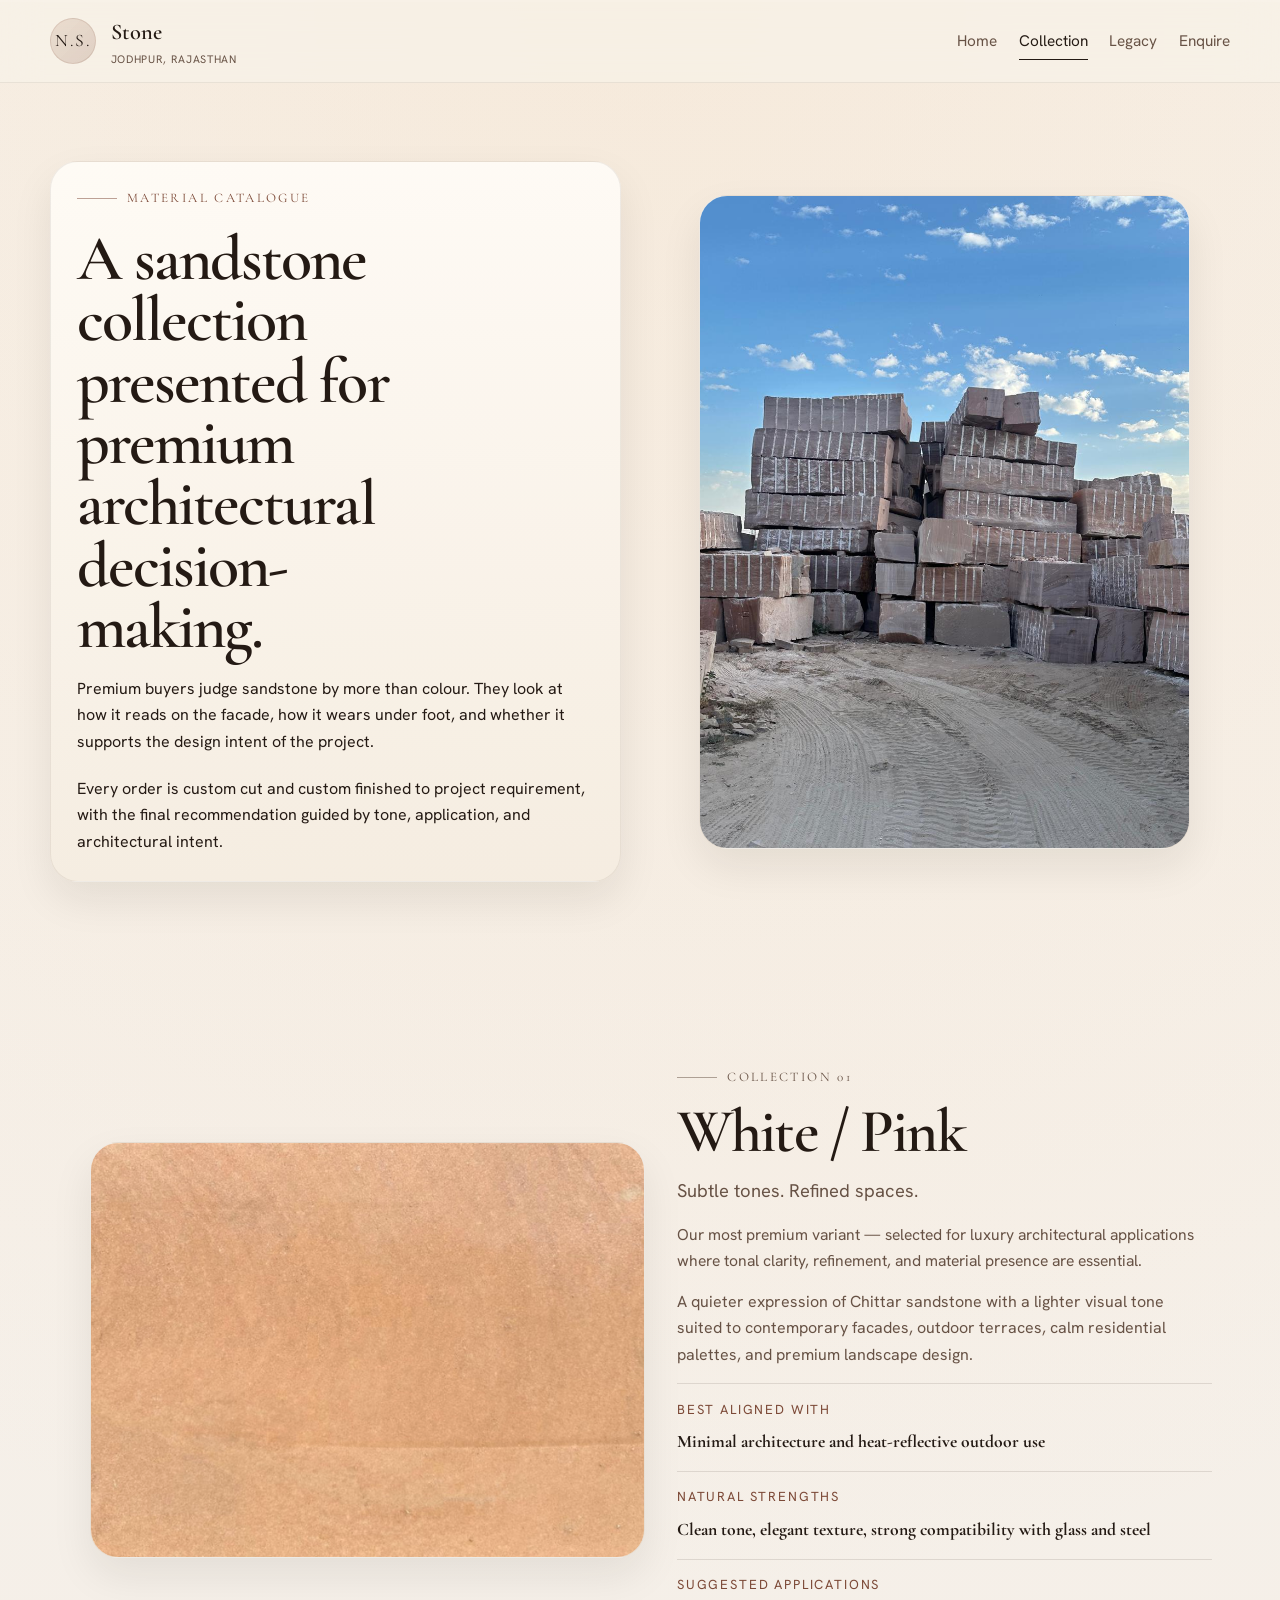
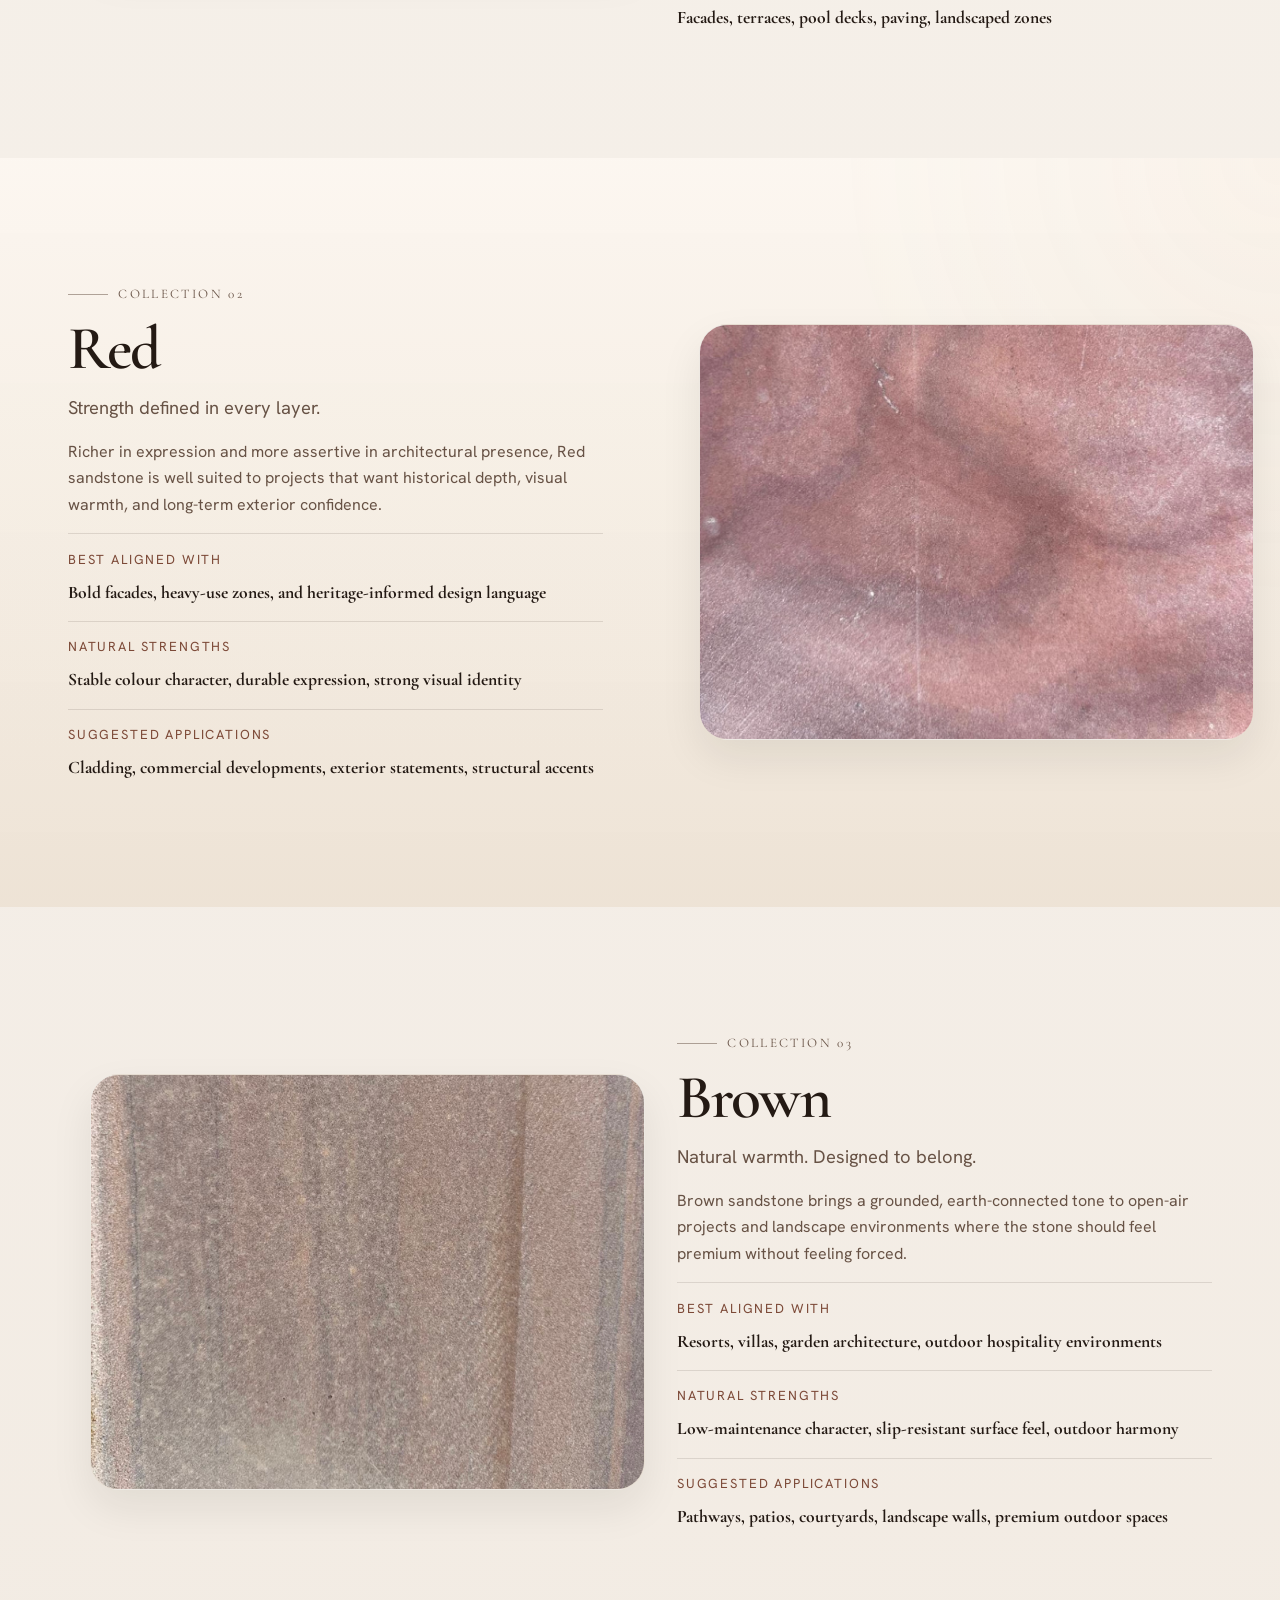
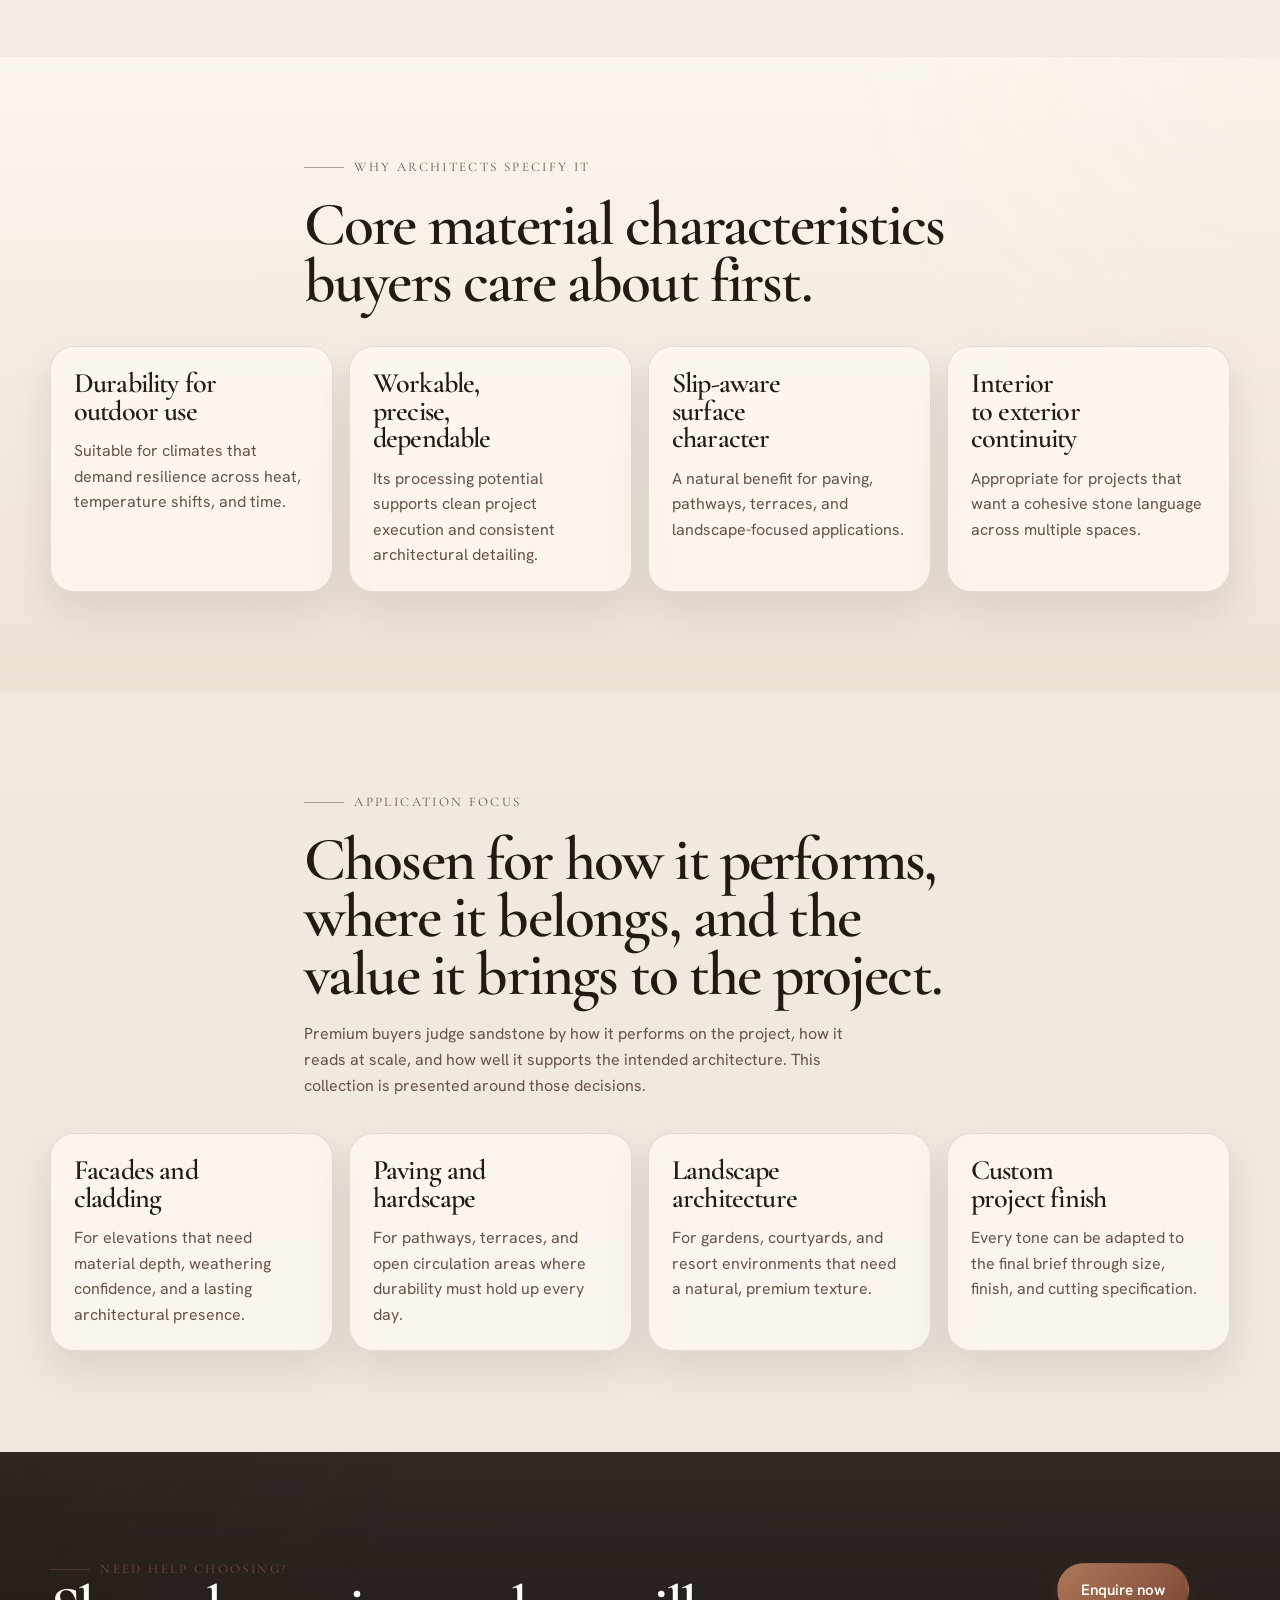
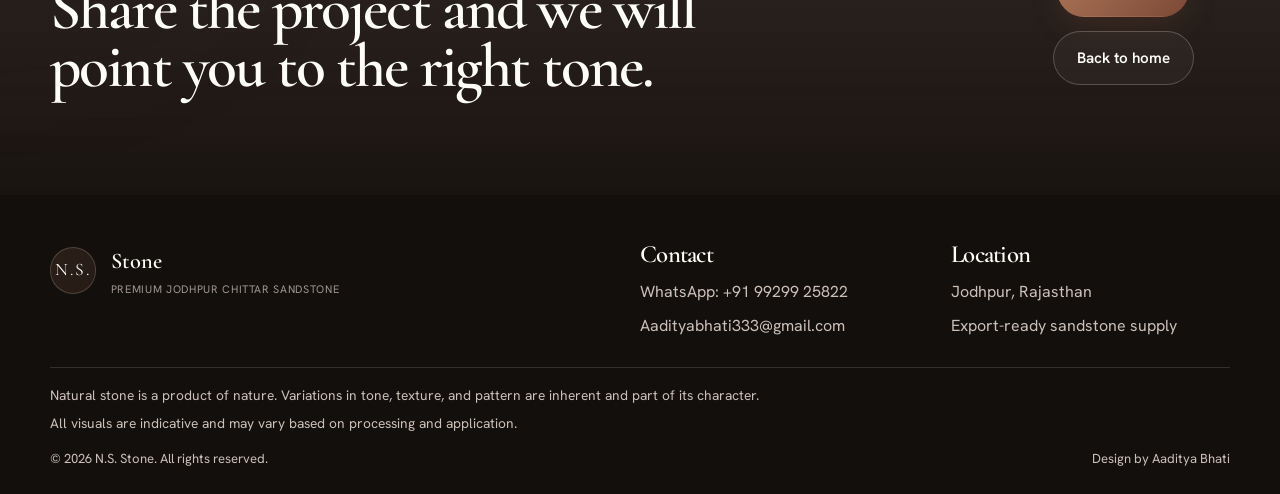
<file: collection.html>
<!DOCTYPE html>
<html lang="en">
  <head>
    <meta charset="UTF-8" />
    <meta name="viewport" content="width=device-width, initial-scale=1.0" />
    <title>Collection | N.S. Stone</title>
    <meta
      name="description"
      content="Explore the premium Chittar Sandstone collection from N.S. Stone, including light, red, and brown tones for facades, paving, landscaping, and refined architectural work."
    />
    <link rel="preconnect" href="https://fonts.googleapis.com" />
    <link rel="preconnect" href="https://fonts.gstatic.com" crossorigin />
    <link
      href="https://fonts.googleapis.com/css2?family=Cormorant+Garamond:wght@400;500;600;700&family=Hanken+Grotesk:wght@400;500;600;700;800&display=swap"
      rel="stylesheet"
    />
    <link rel="stylesheet" href="css/styles.css" />
  </head>
  <body class="page-secondary">
    <a class="skip-link" href="#main">Skip to content</a>
    <div class="progress-bar" aria-hidden="true">
      <span class="progress-bar__fill"></span>
    </div>

    <header class="site-header">
      <div class="container site-header__inner">
        <a class="brand" href="index.html" aria-label="N.S. Stone home">
          <span class="brand__mark">N.S.</span>
          <span class="brand__text">
            <strong>Stone</strong>
            <small>Jodhpur, Rajasthan</small>
          </span>
        </a>

        <button
          class="nav-toggle"
          type="button"
          aria-expanded="false"
          aria-controls="site-nav"
          aria-label="Open navigation"
        >
          <span></span>
          <span></span>
        </button>

        <nav class="site-nav" id="site-nav" aria-label="Primary navigation">
          <a href="index.html">Home</a><a class="is-active" href="collection.html">Collection</a><a href="legacy.html">Legacy</a><a href="contact.html">Enquire</a>
        </nav>
      </div>
    </header>

    <main id="main">
      <section class="page-hero">
        <div class="container page-hero__grid">
          <div class="page-hero__content" data-reveal>
            <p class="eyebrow">Material catalogue</p>
            <h1>A sandstone collection presented for premium architectural decision-making.</h1>

            <p>
              Premium buyers judge sandstone by more than colour. They look at how it reads on the facade, how it wears under foot, and whether it supports the design intent of the project.
            </p>
            <p>
              Every order is custom cut and custom finished to project requirement, with the final recommendation guided by tone, application, and architectural intent.
            </p>
          </div>
          <figure class="page-hero__visual" data-reveal>
            <img
              src="assets/img/factory-stack.jpeg"
              alt="Stacked sandstone blocks ready for processing"
              loading="eager"
              decoding="async"
            />
          </figure>
        </div>
      </section>

      <section class="section material-section">
        <div class="container material-section__grid">
          <figure class="material-section__visual" data-reveal>
            <img
              src="assets/img/stone-light.jpg"
              alt="White and pink Chittar sandstone surface"
              loading="lazy"
              decoding="async"
            />
          </figure>

          <div class="material-section__content" data-reveal>
            <p class="eyebrow">Collection 01</p>
            <h2>White / Pink</h2>
            <p class="material-tagline">Subtle tones. Refined spaces.</p>
            <p class="stone-highlight">
              Our most premium variant — selected for luxury architectural applications where tonal clarity, refinement, and material presence are essential.
            </p>
            <p>
              A quieter expression of Chittar sandstone with a lighter visual tone suited to contemporary facades, outdoor terraces, calm residential palettes, and premium landscape design.
            </p>

            <div class="detail-group">
              <div>
                <span>Best aligned with</span>
                <strong>Minimal architecture and heat-reflective outdoor use</strong>
              </div>
              <div>
                <span>Natural strengths</span>
                <strong>Clean tone, elegant texture, strong compatibility with glass and steel</strong>
              </div>
              <div>
                <span>Suggested applications</span>
                <strong>Facades, terraces, pool decks, paving, landscaped zones</strong>
              </div>
            </div>
          </div>
        </div>
      </section>

      <section class="section section--soft material-section">
        <div class="container material-section__grid material-section__grid--reverse">
          <figure class="material-section__visual" data-reveal>
            <img
              src="assets/img/stone-red.jpg"
              alt="Red Chittar sandstone surface"
              loading="lazy"
              decoding="async"
            />
          </figure>

          <div class="material-section__content" data-reveal>
            <p class="eyebrow">Collection 02</p>
            <h2>Red</h2>
            <p class="material-tagline">Strength defined in every layer.</p>
            <p>
              Richer in expression and more assertive in architectural presence, Red sandstone is well suited to projects that want historical depth, visual warmth, and long-term exterior confidence.
            </p>

            <div class="detail-group">
              <div>
                <span>Best aligned with</span>
                <strong>Bold facades, heavy-use zones, and heritage-informed design language</strong>
              </div>
              <div>
                <span>Natural strengths</span>
                <strong>Stable colour character, durable expression, strong visual identity</strong>
              </div>
              <div>
                <span>Suggested applications</span>
                <strong>Cladding, commercial developments, exterior statements, structural accents</strong>
              </div>
            </div>
          </div>
        </div>
      </section>

      <section class="section material-section">
        <div class="container material-section__grid">
          <figure class="material-section__visual" data-reveal>
            <img
              src="assets/img/stone-brown.jpg"
              alt="Brown Chittar sandstone surface"
              loading="lazy"
              decoding="async"
            />
          </figure>

          <div class="material-section__content" data-reveal>
            <p class="eyebrow">Collection 03</p>
            <h2>Brown</h2>
            <p class="material-tagline">Natural warmth. Designed to belong.</p>
            <p>
              Brown sandstone brings a grounded, earth-connected tone to open-air projects and landscape environments where the stone should feel premium without feeling forced.
            </p>

            <div class="detail-group">
              <div>
                <span>Best aligned with</span>
                <strong>Resorts, villas, garden architecture, outdoor hospitality environments</strong>
              </div>
              <div>
                <span>Natural strengths</span>
                <strong>Low-maintenance character, slip-resistant surface feel, outdoor harmony</strong>
              </div>
              <div>
                <span>Suggested applications</span>
                <strong>Pathways, patios, courtyards, landscape walls, premium outdoor spaces</strong>
              </div>
            </div>
          </div>
        </div>
      </section>

      <section class="section section--soft properties">
        <div class="container section-heading" data-reveal>
          <p class="eyebrow">Why architects specify it</p>
          <h2>Core material characteristics buyers care about first.</h2>
        </div>

        <div class="container properties-grid">
          <article class="property-card" data-reveal>
            <h3>Durability for outdoor use</h3>
            <p>Suitable for climates that demand resilience across heat, temperature shifts, and time.</p>
          </article>
          <article class="property-card" data-reveal>
            <h3>Workable, precise, dependable</h3>
            <p>Its processing potential supports clean project execution and consistent architectural detailing.</p>
          </article>
          <article class="property-card" data-reveal>
            <h3>Slip-aware surface character</h3>
            <p>A natural benefit for paving, pathways, terraces, and landscape-focused applications.</p>
          </article>
          <article class="property-card" data-reveal>
            <h3>Interior to exterior continuity</h3>
            <p>Appropriate for projects that want a cohesive stone language across multiple spaces.</p>
          </article>
        </div>
      </section>

      <section class="section applications">
        <div class="container section-heading" data-reveal>
          <p class="eyebrow">Application focus</p>
          <h2>Chosen for how it performs, where it belongs, and the value it brings to the project.</h2>
          <p>
            Premium buyers judge sandstone by how it performs on the project, how it reads at
            scale, and how well it supports the intended architecture. This collection is
            presented around those decisions.
          </p>
        </div>

        <div class="container applications-grid">
          <article data-reveal>
            <h3>Facades and cladding</h3>
            <p>For elevations that need material depth, weathering confidence, and a lasting architectural presence.</p>
          </article>
          <article data-reveal>
            <h3>Paving and hardscape</h3>
            <p>For pathways, terraces, and open circulation areas where durability must hold up every day.</p>
          </article>
          <article data-reveal>
            <h3>Landscape architecture</h3>
            <p>For gardens, courtyards, and resort environments that need a natural, premium texture.</p>
          </article>
          <article data-reveal>
            <h3>Custom project finish</h3>
            <p>Every tone can be adapted to the final brief through size, finish, and cutting specification.</p>
          </article>
        </div>
      </section>

      <section class="section section--dark cta-band">
        <div class="container cta-band__inner" data-reveal>
          <div>
            <p class="eyebrow">Need help choosing?</p>
            <h2>Share the project and we will point you to the right tone.</h2>
          </div>
          <div class="cta-band__actions">
            <a class="button button--primary" href="contact.html">Enquire now</a>
            <a class="button button--ghost button--ghost-light" href="index.html">Back to home</a>
          </div>
        </div>
      </section>
    </main>

    <footer class="site-footer">
      <div class="container site-footer__grid">
        <div>
          <a class="brand brand--footer" href="index.html">
            <span class="brand__mark">N.S.</span>
            <span class="brand__text">
              <strong>Stone</strong>
              <small>Premium Jodhpur Chittar Sandstone</small>
            </span>
          </a>
        </div>
        <div>
          <h3>Contact</h3>
          <ul class="footer-links">
            <li><a href="https://wa.me/919929925822" target="_blank" rel="noopener">WhatsApp: +91 99299 25822</a></li>
            <li><a href="mailto:Aadityabhati333@gmail.com">Aadityabhati333@gmail.com</a></li>
          </ul>
        </div>
        <div>
          <h3>Location</h3>
          <ul class="footer-links">
            <li>Jodhpur, Rajasthan</li>
            <li>Export-ready sandstone supply</li>
          </ul>
        </div>
      </div>
      <div class="container site-footer__legal">
        <p>Natural stone is a product of nature. Variations in tone, texture, and pattern are inherent and part of its character.</p>
        <p>All visuals are indicative and may vary based on processing and application.</p>
      </div>
      <div class="container site-footer__bottom">
        <span>© <span data-current-year></span> N.S. Stone. All rights reserved.</span>
        <span>Design by Aaditya Bhati</span>
      </div>
    </footer>

    <script src="js/main.js"></script>
  </body>
</html>
</file>
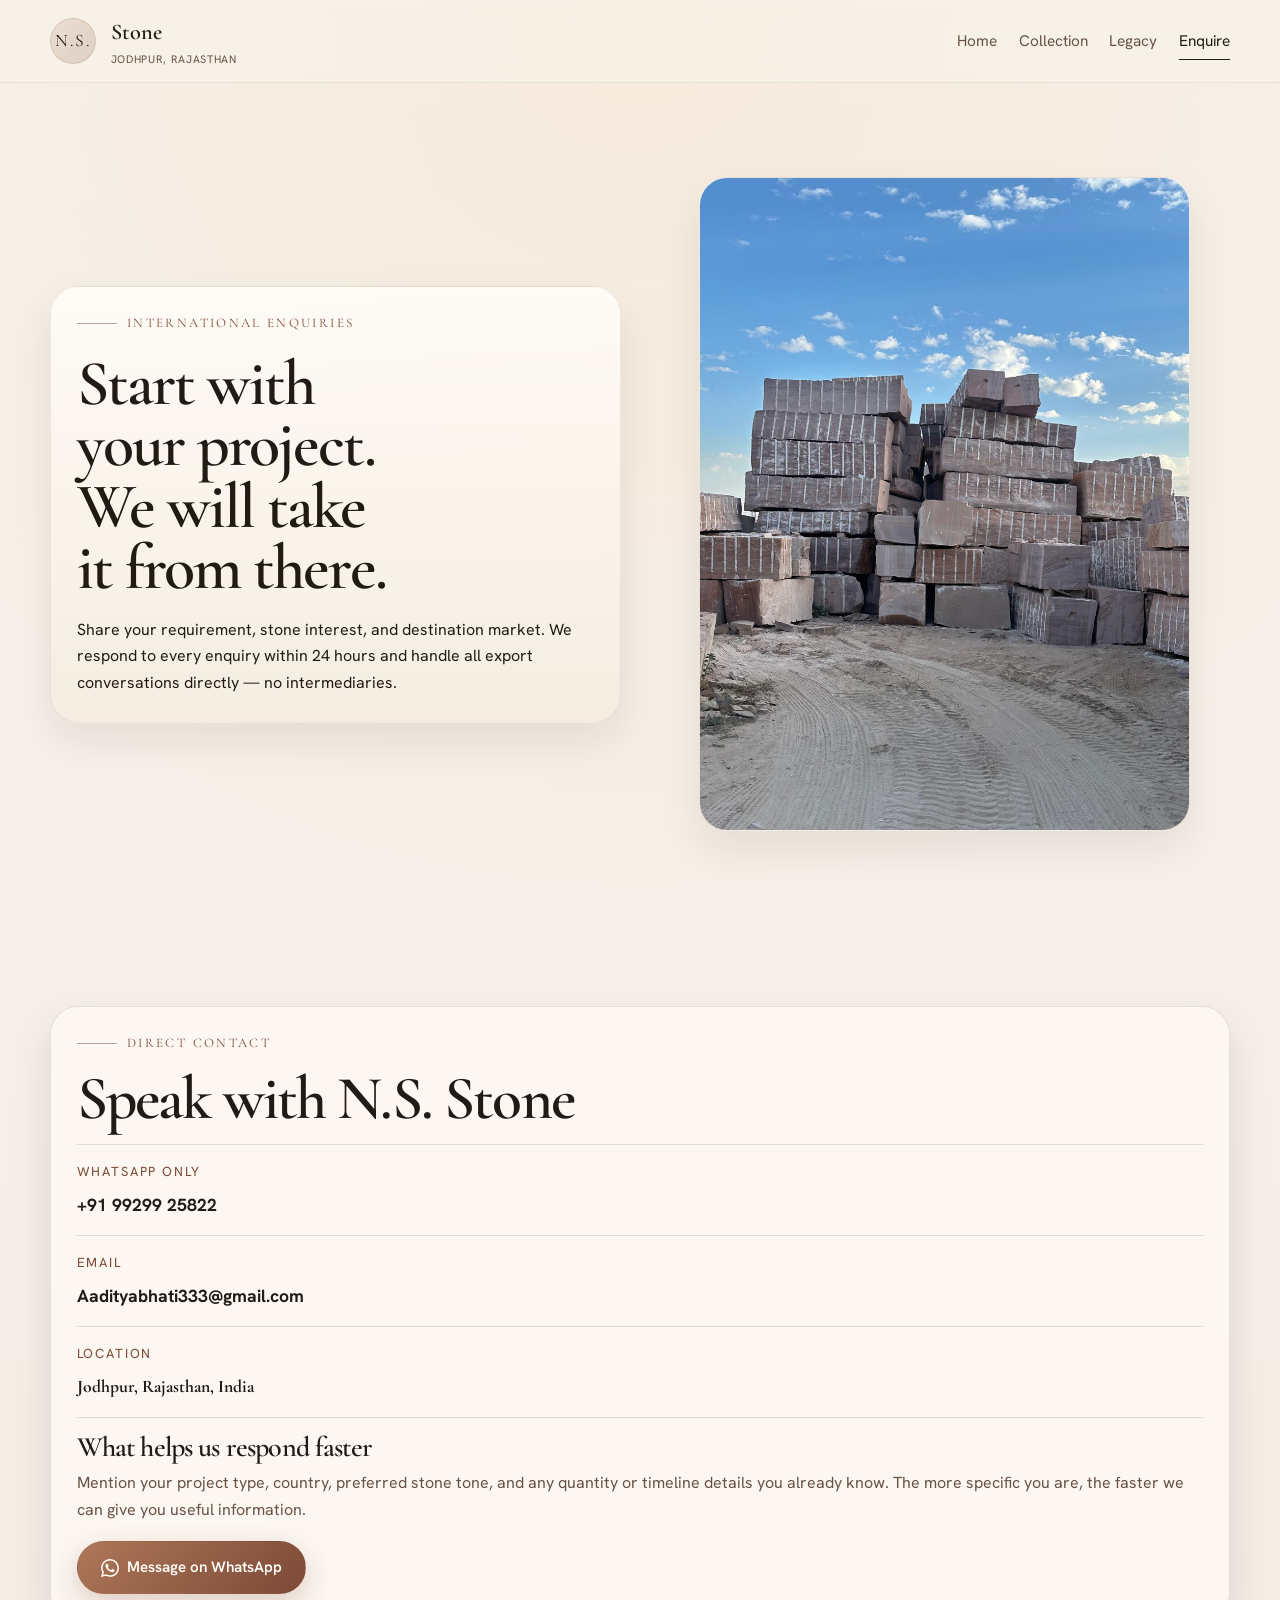
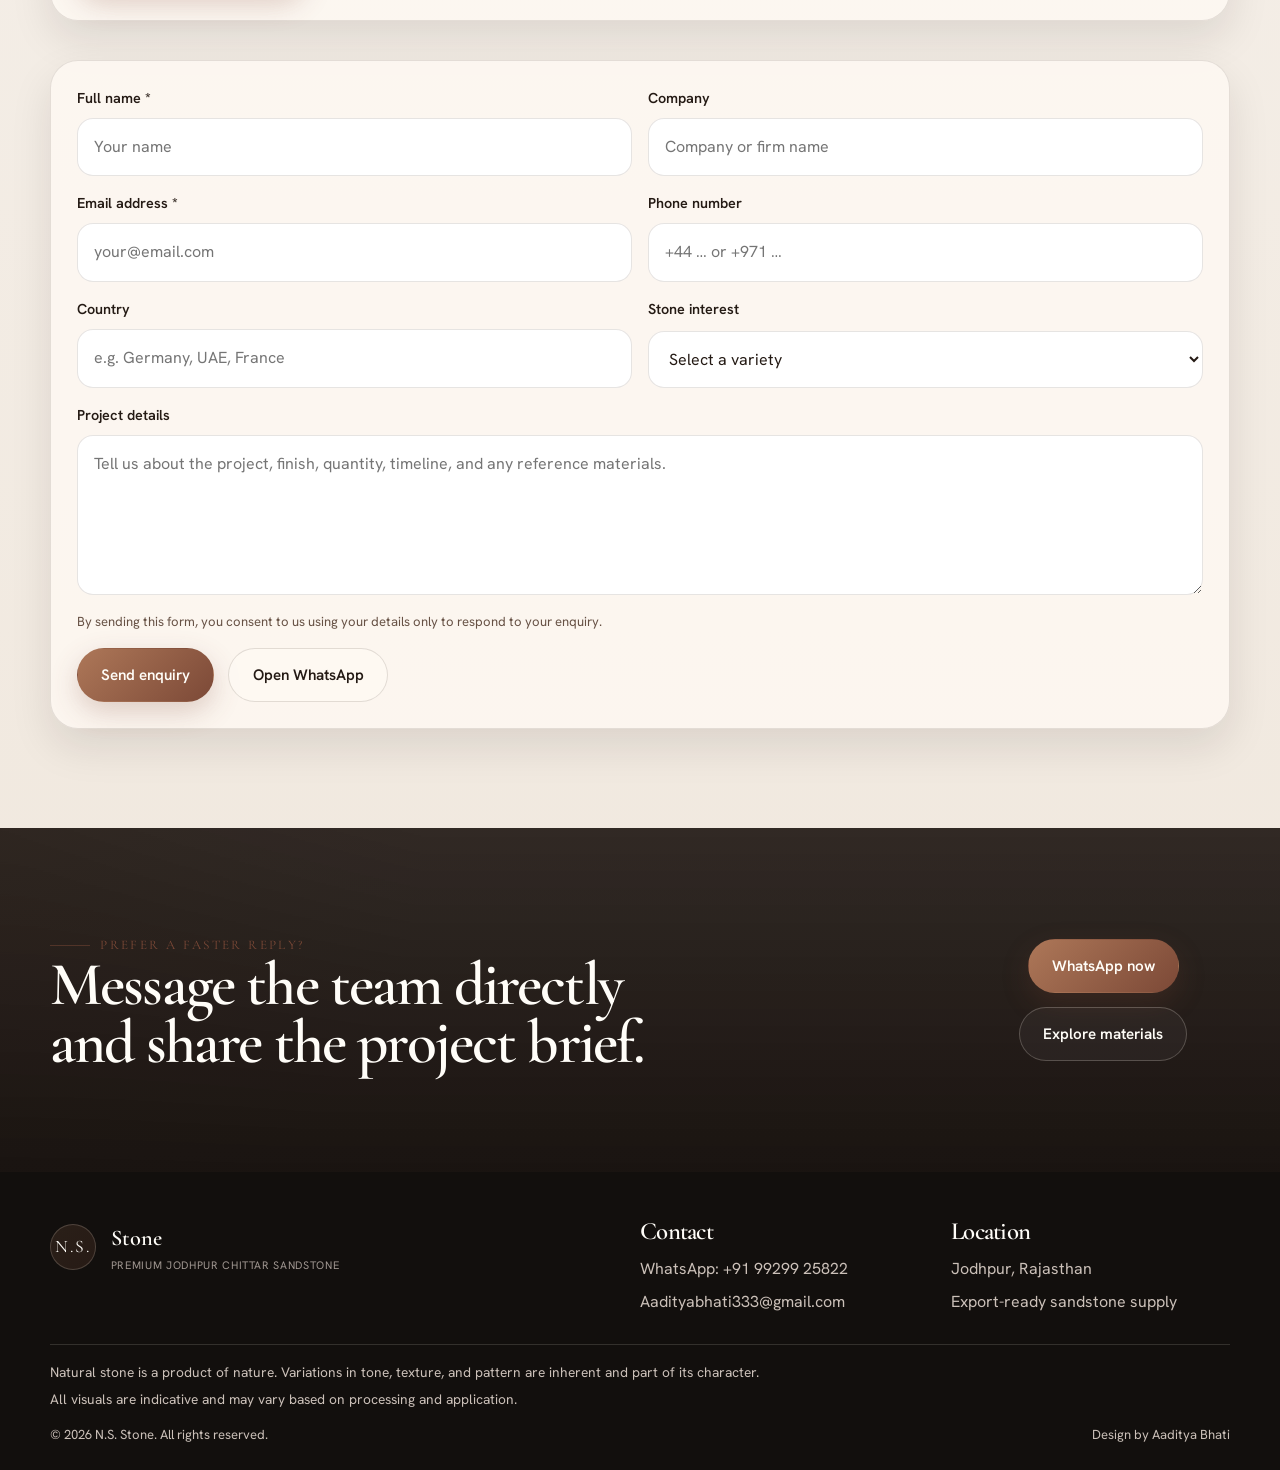
<file: contact.html>
<!DOCTYPE html>
<html lang="en">
  <head>
    <meta charset="UTF-8" />
    <meta name="viewport" content="width=device-width, initial-scale=1.0" />
    <title>Enquire | N.S. Stone — Jodhpur Chittar Sandstone</title>
    <meta
      name="description"
      content="Contact N.S. Stone for Chittar sandstone project enquiries, availability discussions, and export supply across Europe and the Middle East."
    />
    <meta
      name="keywords"
      content="contact N.S. Stone, Jodhpur sandstone supplier Europe Middle East, Chittar sandstone enquiry, Rajasthan sandstone export"
    />
    <link rel="preconnect" href="https://fonts.googleapis.com" />
    <link rel="preconnect" href="https://fonts.gstatic.com" crossorigin />
    <link
      href="https://fonts.googleapis.com/css2?family=Cormorant+Garamond:wght@400;500;600;700&family=Hanken+Grotesk:wght@400;500;600;700;800&display=swap"
      rel="stylesheet"
    />
    <link rel="stylesheet" href="css/styles.css" />
  </head>
  <body class="page-secondary">
    <a class="skip-link" href="#main">Skip to content</a>
    <div class="progress-bar" aria-hidden="true">
      <span class="progress-bar__fill"></span>
    </div>

    <header class="site-header">
      <div class="container site-header__inner">
        <a class="brand" href="index.html" aria-label="N.S. Stone home">
          <span class="brand__mark">N.S.</span>
          <span class="brand__text">
            <strong>Stone</strong>
            <small>Jodhpur, Rajasthan</small>
          </span>
        </a>

        <button
          class="nav-toggle"
          type="button"
          aria-expanded="false"
          aria-controls="site-nav"
          aria-label="Open navigation"
        >
          <span></span>
          <span></span>
        </button>

        <nav class="site-nav" id="site-nav" aria-label="Primary navigation">
          <a href="index.html">Home</a><a href="collection.html">Collection</a><a href="legacy.html">Legacy</a><a class="is-active" href="contact.html">Enquire</a>
        </nav>
      </div>
    </header>

    <main id="main">
      <section class="page-hero">
        <div class="container page-hero__grid">
          <div class="page-hero__content" data-reveal>
            <p class="eyebrow">International enquiries</p>
            <h1>Start with your project. We will take it from there.</h1>
            <p>
              Share your requirement, stone interest, and destination market. We respond to every enquiry within 24 hours and handle all export conversations directly — no intermediaries.
            </p>
          </div>
          <figure class="page-hero__visual" data-reveal>
            <img
              src="assets/img/factory-stack.jpeg"
              alt="Jodhpur Chittar sandstone blocks ready for export — N.S. Stone factory"
              loading="eager"
              decoding="async"
            />
          </figure>
        </div>
      </section>

      <section class="section contact-section">
        <div class="container contact-section__grid">
          <div class="contact-panel" data-reveal>
            <p class="eyebrow">Direct contact</p>
            <h2>Speak with N.S. Stone</h2>
            <ul class="contact-list">
              <li>
                <span>WhatsApp only</span>
                <a href="https://wa.me/919929925822" target="_blank" rel="noopener">+91 99299 25822</a>
              </li>
              <li>
                <span>Email</span>
                <a href="mailto:Aadityabhati333@gmail.com">Aadityabhati333@gmail.com</a>
              </li>
              <li>
                <span>Location</span>
                <strong>Jodhpur, Rajasthan, India</strong>
              </li>
            </ul>

            <div class="contact-note">
              <h3>What helps us respond faster</h3>
              <p>
                Mention your project type, country, preferred stone tone, and any quantity or timeline details you already know. The more specific you are, the faster we can give you useful information.
              </p>
            </div>

            <a
              class="button button--primary contact-wa-btn"
              href="https://wa.me/919929925822"
              target="_blank"
              rel="noopener"
            >
              <svg width="18" height="18" viewBox="0 0 24 24" fill="currentColor" aria-hidden="true">
                <path d="M17.472 14.382c-.297-.149-1.758-.867-2.03-.967-.273-.099-.471-.148-.67.15-.197.297-.767.966-.94 1.164-.173.199-.347.223-.644.075-.297-.15-1.255-.463-2.39-1.475-.883-.788-1.48-1.761-1.653-2.059-.173-.297-.018-.458.13-.606.134-.133.298-.347.446-.52.149-.174.198-.298.298-.497.099-.198.05-.371-.025-.52-.075-.149-.669-1.612-.916-2.207-.242-.579-.487-.5-.669-.51-.173-.008-.371-.01-.57-.01-.198 0-.52.074-.792.372-.272.297-1.04 1.016-1.04 2.479 0 1.462 1.065 2.875 1.213 3.074.149.198 2.096 3.2 5.077 4.487.709.306 1.262.489 1.694.625.712.227 1.36.195 1.871.118.571-.085 1.758-.719 2.006-1.413.248-.694.248-1.289.173-1.413-.074-.124-.272-.198-.57-.347m-5.421 7.403h-.004a9.87 9.87 0 01-5.031-1.378l-.361-.214-3.741.982.998-3.648-.235-.374a9.86 9.86 0 01-1.51-5.26c.001-5.45 4.436-9.884 9.888-9.884 2.64 0 5.122 1.03 6.988 2.898a9.825 9.825 0 012.893 6.994c-.003 5.45-4.437 9.884-9.885 9.884m8.413-18.297A11.815 11.815 0 0012.05 0C5.495 0 .16 5.335.157 11.892c0 2.096.547 4.142 1.588 5.945L.057 24l6.305-1.654a11.882 11.882 0 005.683 1.448h.005c6.554 0 11.89-5.335 11.893-11.893a11.821 11.821 0 00-3.48-8.413z"/>
              </svg>
              Message on WhatsApp
            </a>
          </div>

          <form
            class="enquiry-form"
            action="https://formsubmit.co/Aadityabhati333@gmail.com"
            method="POST"
            data-reveal
          >
            <input type="hidden" name="_subject" value="New project enquiry — N.S. Stone" />
            <input type="hidden" name="_captcha" value="false" />
            <input type="hidden" name="_template" value="table" />
            <input type="hidden" name="_next" value="https://aadityabhati333.github.io/N.S.Stone/contact.html" />

            <div class="form-row">
              <label>
                <span>Full name *</span>
                <input type="text" name="name" required placeholder="Your name" />
              </label>
              <label>
                <span>Company</span>
                <input type="text" name="company" placeholder="Company or firm name" />
              </label>
            </div>

            <div class="form-row">
              <label>
                <span>Email address *</span>
                <input type="email" name="email" required placeholder="your@email.com" />
              </label>
              <label>
                <span>Phone number</span>
                <input type="text" name="phone" placeholder="+44 … or +971 …" />
              </label>
            </div>

            <div class="form-row">
              <label>
                <span>Country</span>
                <input type="text" name="country" placeholder="e.g. Germany, UAE, France" />
              </label>
              <label>
                <span>Stone interest</span>
                <select name="stone_interest">
                  <option value="">Select a variety</option>
                  <option value="White / Pink">White / Pink</option>
                  <option value="Red">Red</option>
                  <option value="Brown">Brown</option>
                  <option value="Unsure — need guidance">Unsure — need guidance</option>
                </select>
              </label>
            </div>

            <label>
              <span>Project details</span>
              <textarea
                name="message"
                placeholder="Tell us about the project, finish, quantity, timeline, and any reference materials."
              ></textarea>
            </label>

            <p class="form-disclaimer">
              By sending this form, you consent to us using your details only to respond to your enquiry.
            </p>

            <div class="hero__actions" style="justify-content: flex-start;">
              <button class="button button--primary" type="submit">Send enquiry</button>
              <a class="button button--ghost" href="https://wa.me/919929925822" target="_blank" rel="noopener">Open WhatsApp</a>
            </div>
          </form>
        </div>
      </section>

      <section class="section section--dark cta-band">
        <div class="container cta-band__inner" data-reveal>
          <div>
            <p class="eyebrow">Prefer a faster reply?</p>
            <h2>Message the team directly and share the project brief.</h2>
          </div>
          <div class="cta-band__actions">
            <a class="button button--primary" href="https://wa.me/919929925822" target="_blank" rel="noopener">WhatsApp now</a>
            <a class="button button--ghost button--ghost-light" href="collection.html">Explore materials</a>
          </div>
        </div>
      </section>
    </main>

    <footer class="site-footer">
      <div class="container site-footer__grid">
        <div>
          <a class="brand brand--footer" href="index.html">
            <span class="brand__mark">N.S.</span>
            <span class="brand__text">
              <strong>Stone</strong>
              <small>Premium Jodhpur Chittar Sandstone</small>
            </span>
          </a>
        </div>
        <div>
          <h3>Contact</h3>
          <ul class="footer-links">
            <li><a href="https://wa.me/919929925822" target="_blank" rel="noopener">WhatsApp: +91 99299 25822</a></li>
            <li><a href="mailto:Aadityabhati333@gmail.com">Aadityabhati333@gmail.com</a></li>
          </ul>
        </div>
        <div>
          <h3>Location</h3>
          <ul class="footer-links">
            <li>Jodhpur, Rajasthan</li>
            <li>Export-ready sandstone supply</li>
          </ul>
        </div>
      </div>
      <div class="container site-footer__legal">
        <p>Natural stone is a product of nature. Variations in tone, texture, and pattern are inherent and part of its character.</p>
        <p>All visuals are indicative and may vary based on processing and application.</p>
      </div>
      <div class="container site-footer__bottom">
        <span>© <span data-current-year></span> N.S. Stone. All rights reserved.</span>
        <span>Design by Aaditya Bhati</span>
      </div>
    </footer>

    <script src="js/main.js"></script>
  </body>
</html>
</file>
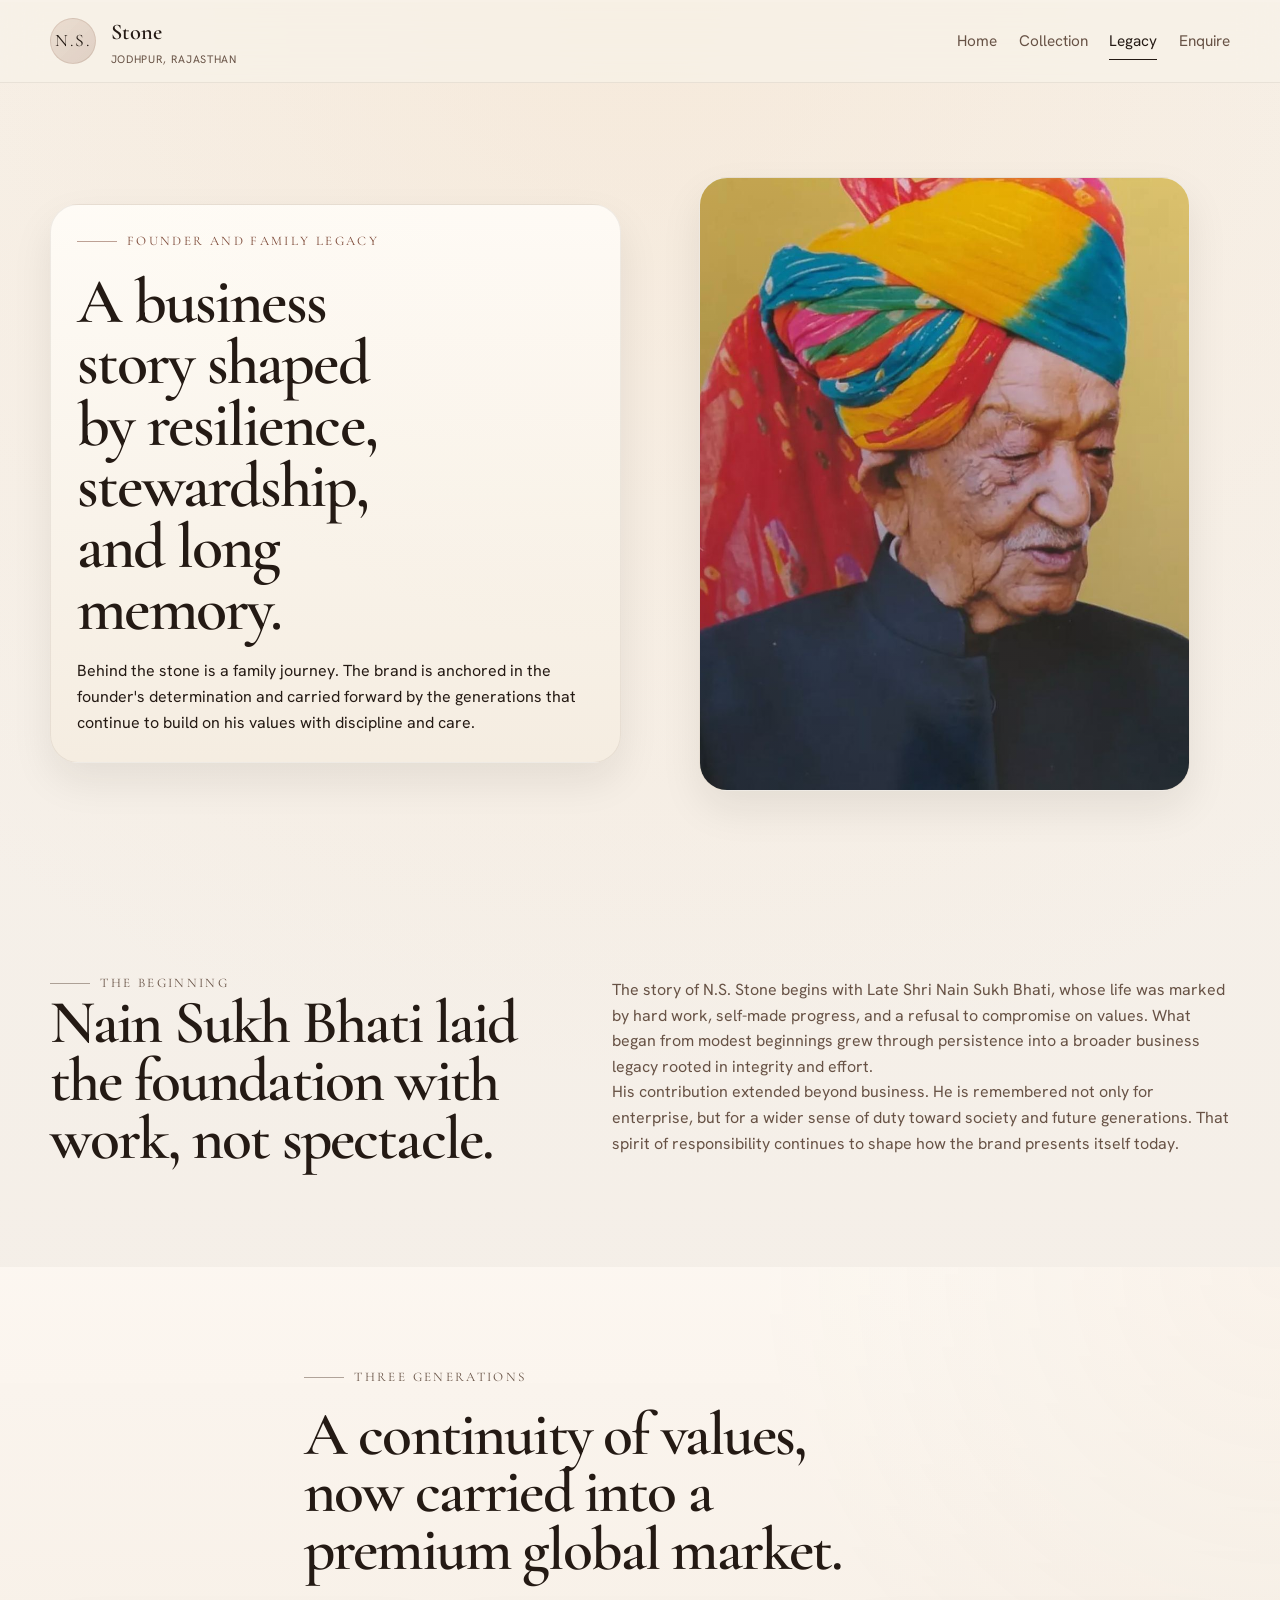
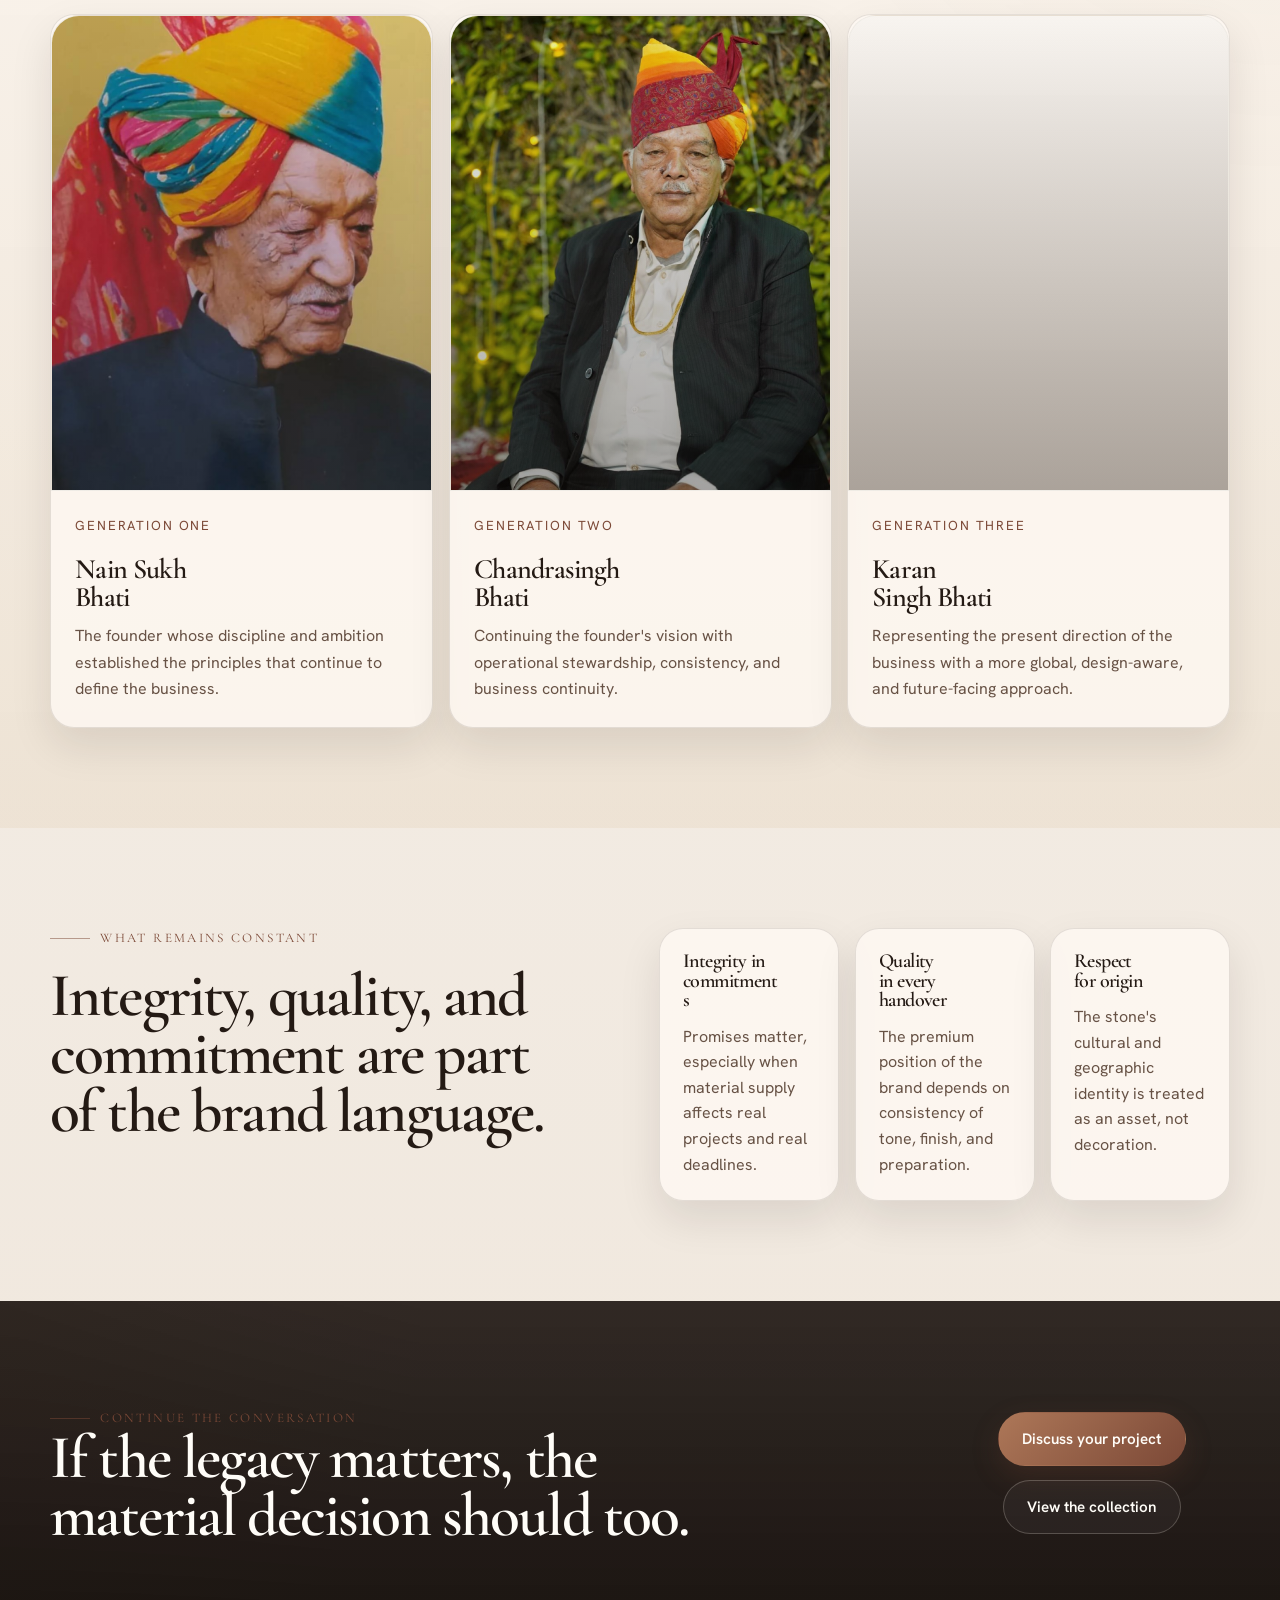
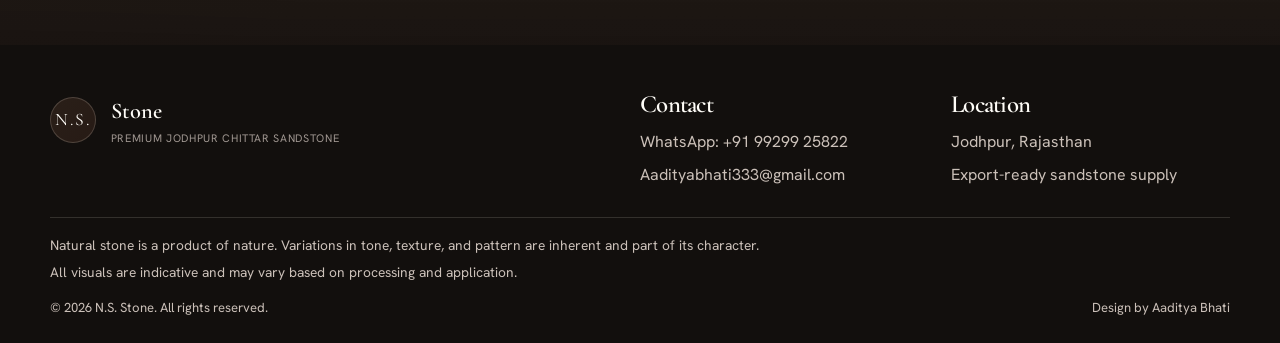
<file: legacy.html>
<!DOCTYPE html>
<html lang="en">
  <head>
    <meta charset="UTF-8" />
    <meta name="viewport" content="width=device-width, initial-scale=1.0" />
    <title>Legacy | N.S. Stone</title>
    <meta
      name="description"
      content="Discover the multi-generation legacy behind N.S. Stone, from founder Nain Sukh Bhati to the current stewardship of the Bhati family."
    />
    <link rel="preconnect" href="https://fonts.googleapis.com" />
    <link rel="preconnect" href="https://fonts.gstatic.com" crossorigin />
    <link
      href="https://fonts.googleapis.com/css2?family=Cormorant+Garamond:wght@400;500;600;700&family=Hanken+Grotesk:wght@400;500;600;700;800&display=swap"
      rel="stylesheet"
    />
    <link rel="stylesheet" href="css/styles.css" />
  </head>
  <body class="page-secondary">
    <a class="skip-link" href="#main">Skip to content</a>
    <div class="progress-bar" aria-hidden="true">
      <span class="progress-bar__fill"></span>
    </div>

    <header class="site-header">
      <div class="container site-header__inner">
        <a class="brand" href="index.html" aria-label="N.S. Stone home">
          <span class="brand__mark">N.S.</span>
          <span class="brand__text">
            <strong>Stone</strong>
            <small>Jodhpur, Rajasthan</small>
          </span>
        </a>

        <button
          class="nav-toggle"
          type="button"
          aria-expanded="false"
          aria-controls="site-nav"
          aria-label="Open navigation"
        >
          <span></span>
          <span></span>
        </button>

        <nav class="site-nav" id="site-nav" aria-label="Primary navigation">
          <a href="index.html">Home</a><a href="collection.html">Collection</a><a class="is-active" href="legacy.html">Legacy</a><a href="contact.html">Enquire</a>
        </nav>
      </div>
    </header>

    <main id="main">
      <section class="page-hero page-hero--portrait">
        <div class="container page-hero__grid">
          <div class="page-hero__content" data-reveal>
            <p class="eyebrow">Founder and family legacy</p>
            <h1>A business story shaped by resilience, stewardship, and long memory.</h1>
            <p>
              Behind the stone is a family journey. The brand is anchored in the founder's determination and carried forward by the generations that continue to build on his values with discipline and care.
            </p>
          </div>
          <figure class="page-hero__visual page-hero__visual--portrait" data-reveal>
            <img
              src="assets/img/nain-sukh-bhati.jpeg"
              alt="Founder Nain Sukh Bhati"
              loading="eager"
              decoding="async"
            />
          </figure>
        </div>
      </section>

      <section class="section founder-story">
        <div class="container founder-story__grid">
          <div data-reveal>
            <p class="eyebrow">The beginning</p>
            <h2>Nain Sukh Bhati laid the foundation with work, not spectacle.</h2>
          </div>

          <div data-reveal>
            <p>
              The story of N.S. Stone begins with Late Shri Nain Sukh Bhati, whose life was marked by hard work, self-made progress, and a refusal to compromise on values. What began from modest beginnings grew through persistence into a broader business legacy rooted in integrity and effort.
            </p>
            <p>
              His contribution extended beyond business. He is remembered not only for enterprise, but for a wider sense of duty toward society and future generations. That spirit of responsibility continues to shape how the brand presents itself today.
            </p>
          </div>
        </div>
      </section>

      <section class="section section--soft timeline-section">
        <div class="container section-heading" data-reveal>
          <p class="eyebrow">Three generations</p>
          <h2>A continuity of values, now carried into a premium global market.</h2>
        </div>

        <div class="container timeline-cards">
          <article class="generation-card" data-reveal>
            <div class="generation-card__image">
              <img
                src="assets/img/nain-sukh-bhati.jpeg"
                alt="Founder Nain Sukh Bhati"
                loading="lazy"
                decoding="async"
              />
            </div>
            <div class="generation-card__content">
              <span>Generation one</span>
              <h3>Nain Sukh Bhati</h3>
              <p>
                The founder whose discipline and ambition established the principles that continue to define the business.
              </p>
            </div>
          </article>

          <article class="generation-card" data-reveal>
            <div class="generation-card__image">
              <img
                src="assets/img/chandrasingh-bhati.jpeg"
                alt="Chandrasingh Bhati"
                loading="lazy"
                decoding="async"
              />
            </div>
            <div class="generation-card__content">
              <span>Generation two</span>
              <h3>Chandrasingh Bhati</h3>
              <p>
                Continuing the founder's vision with operational stewardship, consistency, and business continuity.
              </p>
            </div>
          </article>

          <article class="generation-card" data-reveal>
            <div class="generation-card__image">
              <img
                src="assets/img/karan-singh-bhati.jpeg"
                alt="Karan Singh Bhati"
                loading="lazy"
                decoding="async"
              />
            </div>
            <div class="generation-card__content">
              <span>Generation three</span>
              <h3>Karan Singh Bhati</h3>
              <p>
                Representing the present direction of the business with a more global, design-aware, and future-facing approach.
              </p>
            </div>
          </article>
        </div>
      </section>

      <section class="section values-section">
        <div class="container values-section__grid">
          <div data-reveal>
            <p class="eyebrow">What remains constant</p>
            <h2>Integrity, quality, and commitment are part of the brand language.</h2>
          </div>

          <div class="values-list">
            <article data-reveal>
              <h3>Integrity in commitments</h3>
              <p>Promises matter, especially when material supply affects real projects and real deadlines.</p>
            </article>
            <article data-reveal>
              <h3>Quality in every handover</h3>
              <p>The premium position of the brand depends on consistency of tone, finish, and preparation.</p>
            </article>
            <article data-reveal>
              <h3>Respect for origin</h3>
              <p>The stone's cultural and geographic identity is treated as an asset, not decoration.</p>
            </article>
          </div>
        </div>
      </section>

      <section class="section section--dark cta-band">
        <div class="container cta-band__inner" data-reveal>
          <div>
            <p class="eyebrow">Continue the conversation</p>
            <h2>If the legacy matters, the material decision should too.</h2>
          </div>
          <div class="cta-band__actions">
            <a class="button button--primary" href="contact.html">Discuss your project</a>
            <a class="button button--ghost button--ghost-light" href="collection.html">View the collection</a>
          </div>
        </div>
      </section>
    </main>

    <footer class="site-footer">
      <div class="container site-footer__grid">
        <div>
          <a class="brand brand--footer" href="index.html">
            <span class="brand__mark">N.S.</span>
            <span class="brand__text">
              <strong>Stone</strong>
              <small>Premium Jodhpur Chittar Sandstone</small>
            </span>
          </a>
        </div>
        <div>
          <h3>Contact</h3>
          <ul class="footer-links">
            <li><a href="https://wa.me/919929925822" target="_blank" rel="noopener">WhatsApp: +91 99299 25822</a></li>
            <li><a href="mailto:Aadityabhati333@gmail.com">Aadityabhati333@gmail.com</a></li>
          </ul>
        </div>
        <div>
          <h3>Location</h3>
          <ul class="footer-links">
            <li>Jodhpur, Rajasthan</li>
            <li>Export-ready sandstone supply</li>
          </ul>
        </div>
      </div>
      <div class="container site-footer__legal">
        <p>Natural stone is a product of nature. Variations in tone, texture, and pattern are inherent and part of its character.</p>
        <p>All visuals are indicative and may vary based on processing and application.</p>
      </div>
      <div class="container site-footer__bottom">
        <span>© <span data-current-year></span> N.S. Stone. All rights reserved.</span>
        <span>Design by Aaditya Bhati</span>
      </div>
    </footer>

    <script src="js/main.js"></script>
  </body>
</html>
</file>
<file: css/styles.css>
:root {
  --bg: #f4eee7;
  --bg-soft: #eadfce;
  --surface: rgba(255, 249, 240, 0.78);
  --surface-strong: #efe1d0;
  --surface-dark: #201915;
  --surface-dark-soft: #2c221d;
  --line: rgba(54, 37, 26, 0.12);
  --line-strong: rgba(255, 244, 234, 0.14);
  --text: #241a14;
  --muted: #675245;
  --muted-dark: rgba(255, 242, 233, 0.78);
  --accent: #ad7758;
  --accent-deep: #7c4937;
  --sand: #d7b28a;
  --gold: #c2a06b;
  --white: #fffdf8;
  --shadow-lg: 0 28px 72px rgba(31, 22, 16, 0.16);
  --shadow-md: 0 18px 42px rgba(31, 22, 16, 0.1);
  --radius-xl: 34px;
  --radius-lg: 24px;
  --radius-md: 18px;
  --container: min(1180px, calc(100vw - 2rem));
  --header-height: 82px;
  --hero-progress: 0;
  --hero-reveal-scale: 0.18;
  --hero-veil-opacity: 0.98;
}

*,
*::before,
*::after {
  box-sizing: border-box;
}

html {
  scroll-behavior: smooth;
  overflow-x: hidden;
}

body {
  margin: 0;
  font-family: "Hanken Grotesk", sans-serif;
  color: var(--text);
  line-height: 1.6;
  text-rendering: optimizeLegibility;
  background:
    radial-gradient(circle at top, rgba(244, 218, 189, 0.34), transparent 30%),
    linear-gradient(180deg, #f7f2eb 0%, var(--bg) 45%, #efe6db 100%);
}

body.nav-open {
  overflow: hidden;
}

img,
video {
  display: block;
  max-width: 100%;
}

img {
  height: auto;
}

a {
  color: inherit;
  text-decoration: none;
}

button,
input,
select,
textarea {
  font: inherit;
}

p {
  margin: 0;
}

h1,
h2,
h3,
strong,
.eyebrow,
.brand__mark {
  font-family: "Cormorant Garamond", serif;
}

h1,
h2,
h3 {
  margin: 0;
  font-weight: 600;
  line-height: 0.94;
  letter-spacing: -0.03em;
  text-wrap: balance;
}

h1 {
  font-size: clamp(3.25rem, 7vw, 6.4rem);
}

h2 {
  font-size: clamp(2.45rem, 4.8vw, 4.5rem);
}

h3 {
  font-size: clamp(1.65rem, 2.2vw, 2.2rem);
}

.container {
  width: var(--container);
  margin: 0 auto;
}

.section {
  padding: 6.25rem 0;
  position: relative;
}

.section--soft {
  background:
    linear-gradient(180deg, rgba(255, 250, 244, 0.7), rgba(235, 223, 207, 0.72)),
    radial-gradient(circle at right top, rgba(192, 148, 110, 0.16), transparent 30%);
}

.section--dark {
  color: var(--white);
  background:
    linear-gradient(180deg, rgba(28, 20, 16, 0.9), rgba(21, 15, 12, 0.98)),
    radial-gradient(circle at top left, rgba(164, 111, 78, 0.26), transparent 32%);
}

.skip-link {
  position: absolute;
  left: -999px;
  top: 1rem;
  background: var(--surface-dark);
  color: var(--white);
  padding: 0.85rem 1rem;
  border-radius: 999px;
  z-index: 1000;
}

.skip-link:focus {
  left: 1rem;
}

.progress-bar {
  position: fixed;
  inset: 0 0 auto;
  height: 2px;
  z-index: 70;
  background: rgba(255, 255, 255, 0.08);
}

.progress-bar__fill {
  display: block;
  height: 100%;
  width: 0;
  transform-origin: left;
  background: linear-gradient(90deg, var(--sand), var(--accent));
}

.site-header {
  position: sticky;
  top: 0;
  z-index: 60;
  backdrop-filter: blur(18px);
  background: rgba(248, 242, 233, 0.64);
  border-bottom: 1px solid rgba(54, 37, 26, 0.08);
}

.site-header__inner {
  min-height: var(--header-height);
  display: flex;
  align-items: center;
  justify-content: space-between;
  gap: 1rem;
}

.brand {
  display: inline-flex;
  align-items: center;
  gap: 0.9rem;
}

.brand__mark {
  width: 2.9rem;
  height: 2.9rem;
  display: grid;
  place-items: center;
  border-radius: 50%;
  background: linear-gradient(135deg, rgba(173, 119, 88, 0.16), rgba(124, 73, 55, 0.2));
  border: 1px solid rgba(124, 73, 55, 0.14);
  font-size: 1.1rem;
  letter-spacing: 0.12em;
}

.brand__text {
  display: flex;
  flex-direction: column;
  gap: 0.1rem;
  font-size: 0.95rem;
}

.brand__text strong {
  font-size: 1.4rem;
  font-weight: 600;
}

.brand__text small {
  color: var(--muted);
  letter-spacing: 0.06em;
  text-transform: uppercase;
  font-size: 0.68rem;
}

.site-nav {
  display: flex;
  align-items: center;
  gap: 1.35rem;
  font-size: 0.96rem;
  color: var(--muted);
}

.site-nav a {
  position: relative;
  padding: 0.3rem 0;
}

.site-nav a::after {
  content: "";
  position: absolute;
  left: 0;
  bottom: -0.1rem;
  width: 100%;
  height: 1px;
  transform: scaleX(0);
  transform-origin: left;
  transition: transform 220ms ease;
  background: currentColor;
}

.site-nav a:hover::after,
.site-nav a.is-active::after {
  transform: scaleX(1);
}

.site-nav a.is-active {
  color: var(--text);
}

.nav-toggle {
  display: none;
  width: 3rem;
  height: 3rem;
  border-radius: 50%;
  border: 1px solid rgba(54, 37, 26, 0.12);
  background: rgba(255, 252, 246, 0.86);
  color: var(--text);
  align-items: center;
  justify-content: center;
  flex-direction: column;
  gap: 0.3rem;
  cursor: pointer;
}

.nav-toggle span {
  width: 1.1rem;
  height: 1px;
  background: currentColor;
  transition: transform 220ms ease, opacity 220ms ease;
}

.nav-toggle[aria-expanded="true"] span:first-child {
  transform: translateY(3px) rotate(45deg);
}

.nav-toggle[aria-expanded="true"] span:last-child {
  transform: translateY(-3px) rotate(-45deg);
}

.eyebrow {
  display: inline-flex;
  align-items: center;
  gap: 0.65rem;
  letter-spacing: 0.18em;
  text-transform: uppercase;
  font-size: 0.82rem;
  color: var(--accent-deep);
}

.eyebrow::before {
  content: "";
  width: 2.5rem;
  height: 1px;
  background: currentColor;
  opacity: 0.5;
}

.button {
  display: inline-flex;
  align-items: center;
  justify-content: center;
  gap: 0.5rem;
  min-height: 3.35rem;
  padding: 0 1.45rem;
  border-radius: 999px;
  border: 1px solid transparent;
  font-weight: 600;
  font-size: 0.95rem;
  transition:
    transform 220ms ease,
    background-color 220ms ease,
    border-color 220ms ease,
    color 220ms ease,
    box-shadow 220ms ease;
}

.button:hover {
  transform: translateY(-1px);
}

.button--primary {
  background: linear-gradient(135deg, var(--accent), var(--accent-deep));
  color: var(--white);
  box-shadow: 0 10px 28px rgba(124, 73, 55, 0.24);
}

.button--ghost {
  border-color: rgba(54, 37, 26, 0.14);
  background: rgba(255, 250, 244, 0.72);
}

.button--ghost-light {
  border-color: rgba(255, 246, 236, 0.22);
  background: rgba(255, 255, 255, 0.04);
  color: var(--white);
}

.button:focus-visible,
a:focus-visible,
button:focus-visible,
input:focus-visible,
select:focus-visible,
textarea:focus-visible {
  outline: 2px solid rgba(173, 119, 88, 0.7);
  outline-offset: 3px;
}

.hero {
  min-height: 166vh;
  position: relative;
  overflow: clip;
}

.hero__sticky {
  position: sticky;
  top: var(--header-height);
  min-height: calc(100vh - var(--header-height));
  overflow: hidden;
  display: grid;
  place-items: center;
  padding: clamp(1rem, 2vw, 1.6rem);
  background:
    linear-gradient(180deg, rgba(25, 20, 16, 0.18), rgba(15, 12, 10, 0.28)),
    #f7f0e7;
}

.hero__media {
  position: absolute;
  inset: 0;
  overflow: hidden;
  background: #201815;
}

.hero__fallback,
.hero__video {
  position: absolute;
  inset: 0;
  width: 100%;
  height: 100%;
  object-fit: cover;
}

.hero__fallback {
  opacity: calc(0.22 - (var(--hero-progress) * 0.12));
  filter: saturate(0.92) contrast(1.04) brightness(0.8);
  transform: scale(1.04);
}

.hero__video {
  filter: saturate(0.96) contrast(1.05) brightness(0.82);
}

.hero__media::after {
  content: "";
  position: absolute;
  inset: 0;
  background:
    linear-gradient(180deg, rgba(22, 16, 12, 0.18), rgba(22, 16, 12, 0.34)),
    radial-gradient(circle at center, rgba(255, 246, 234, 0.08), transparent 44%);
}

.hero__veil {
  position: absolute;
  inset: 0;
  z-index: 1;
  pointer-events: none;
}

.hero__veil-svg {
  width: 100%;
  height: 100%;
  display: block;
}

.hero__veil-fill {
  fill: #f7f1e9;
  opacity: var(--hero-veil-opacity);
}

.hero__content {
  position: relative;
  z-index: 2;
  width: min(36rem, calc(100vw - 2rem));
  display: flex;
  flex-direction: column;
  align-items: center;
  gap: 1rem;
  text-align: center;
  color: var(--text);
  text-shadow: 0 1px 1px rgba(255, 255, 255, 0.24), 0 0 12px rgba(255, 248, 238, 0.1);
}

.hero__content h1 {
  max-width: 10ch;
}

.hero__statement {
  max-width: 18ch;
  font-size: clamp(1.35rem, 2.2vw, 1.95rem);
  line-height: 1.06;
  color: rgba(31, 22, 16, 0.95);
}

.hero__actions,
.cta-band__actions {
  display: flex;
  flex-wrap: wrap;
  justify-content: center;
  gap: 0.9rem;
}

.hero__label {
  position: absolute;
  z-index: 3;
  top: 6rem;
  right: max(1rem, calc((100vw - var(--container)) / 2));
  padding: 0.6rem 0.95rem;
  border-radius: 999px;
  border: 1px solid rgba(31, 22, 16, 0.1);
  background: rgba(255, 250, 244, 0.86);
  color: var(--muted);
  backdrop-filter: blur(14px);
  font-size: 0.76rem;
  letter-spacing: 0.14em;
  text-transform: uppercase;
}

.hero__scrollcue {
  position: absolute;
  right: max(1rem, calc((100vw - var(--container)) / 2));
  bottom: 1.3rem;
  z-index: 3;
  display: flex;
  align-items: center;
  gap: 0.7rem;
  color: rgba(36, 26, 20, 0.72);
  font-size: 0.84rem;
  letter-spacing: 0.16em;
  text-transform: uppercase;
}

.hero__scrollcue span {
  width: 1.45rem;
  height: 1.45rem;
  border-radius: 50%;
  border: 1px solid currentColor;
  display: inline-flex;
  align-items: center;
  justify-content: center;
}

.hero__scrollcue span::after {
  content: "";
  width: 0.35rem;
  height: 0.35rem;
  border-right: 1px solid currentColor;
  border-bottom: 1px solid currentColor;
  transform: rotate(45deg) translate(-1px, -1px);
}

.intro {
  padding-top: 4.5rem;
}

.intro__grid,
.legacy-preview__grid,
.page-hero__grid,
.founder-story__grid,
.contact-section__grid,
.process__grid,
.buyer-grid,
.values-section__grid {
  display: grid;
  grid-template-columns: repeat(12, minmax(0, 1fr));
  gap: clamp(1.8rem, 3vw, 2.8rem);
  align-items: start;
}

.intro__lead,
.page-hero__content,
.process__content,
.legacy-preview__content,
.buyer-grid > article:first-child,
.values-section__grid > div:first-child {
  grid-column: span 6;
  display: flex;
  flex-direction: column;
  gap: 1.15rem;
}

.intro__text,
.page-hero__visual,
.process__visuals,
.portrait-card,
.buyer-points,
.values-list,
.contact-panel,
.enquiry-form {
  grid-column: span 6;
}

.intro__text,
.metric p,
.product-card p,
.section-heading p,
.process-list p,
.legacy-preview__content p,
.monument-card p,
.material-section__content p,
.property-card p,
.applications-grid p,
.founder-story p,
.generation-card p,
.buyer-grid p,
.values-list p,
.contact-list li,
.contact-note p,
.form-disclaimer,
.site-footer__note {
  color: var(--muted);
}

.metrics {
  margin-top: 2rem;
  display: grid;
  grid-template-columns: repeat(3, 1fr);
  gap: 1rem;
}

.metric,
.property-card,
.applications-grid article,
.generation-card,
.contact-panel,
.enquiry-form,
.buyer-points article,
.values-list article {
  background: rgba(255, 250, 244, 0.74);
  border: 1px solid var(--line);
  box-shadow: var(--shadow-md);
  border-radius: var(--radius-lg);
}

.metric {
  padding: 1.45rem;
}

.metric__label,
.detail-group span,
.generation-card__content span,
.contact-list span {
  display: block;
  margin-bottom: 0.45rem;
  font-size: 0.82rem;
  letter-spacing: 0.14em;
  text-transform: uppercase;
  color: var(--accent-deep);
}

.metric strong,
.detail-group strong,
.contact-list strong,
.contact-list a {
  display: block;
  font-size: 1.1rem;
  font-weight: 700;
  color: var(--text);
}

.section-heading {
  max-width: 42rem;
  margin-bottom: 2rem;
  display: flex;
  flex-direction: column;
  gap: 1rem;
}

.collection-grid {
  display: grid;
  grid-template-columns: repeat(3, minmax(0, 1fr));
  gap: 1rem;
}

.product-card {
  display: flex;
  flex-direction: column;
  min-height: 100%;
  padding: 1rem;
  border-radius: calc(var(--radius-lg) + 2px);
  background: linear-gradient(180deg, rgba(255, 250, 245, 0.88), rgba(245, 234, 219, 0.94));
  border: 1px solid rgba(54, 37, 26, 0.08);
  box-shadow: var(--shadow-lg);
}

.product-card--featured {
  transform: translateY(-1.15rem);
}

.product-card__visual {
  border-radius: calc(var(--radius-lg) - 6px);
  overflow: hidden;
  min-height: 18rem;
}

.product-card__visual img,
.material-section__visual img,
.page-hero__visual img,
.portrait-card img,
.generation-card__image img,
.media-card img {
  width: 100%;
  height: 100%;
  object-fit: cover;
  object-position: center;
}

.product-card__content,
.material-section__content,
.generation-card__content,
.contact-panel,
.enquiry-form,
.buyer-points article,
.values-list article,
.property-card,
.applications-grid article {
  display: flex;
  flex-direction: column;
  gap: 0.9rem;
}

.product-card__content {
  padding: 1.15rem 0.2rem 0.2rem;
}

.chip-list {
  display: flex;
  flex-wrap: wrap;
  gap: 0.55rem;
  padding: 0;
  margin: 0;
  list-style: none;
}

.chip-list li {
  padding: 0.45rem 0.78rem;
  border-radius: 999px;
  font-size: 0.82rem;
  border: 1px solid rgba(54, 37, 26, 0.1);
  background: rgba(255, 255, 255, 0.5);
}

.section-cta {
  margin-top: 2rem;
}

.monument-grid {
  display: grid;
  grid-template-columns: repeat(3, minmax(0, 1fr));
  gap: 1rem;
}

.monument-card {
  position: relative;
  min-height: 33rem;
  aspect-ratio: 3 / 4;
  overflow: hidden;
  border-radius: var(--radius-lg);
  box-shadow: var(--shadow-lg);
}

.monument-card::after {
  content: "";
  position: absolute;
  inset: 0;
  background: linear-gradient(180deg, rgba(15, 13, 12, 0.02), rgba(15, 13, 12, 0.82));
}

.monument-card--light::after {
  background: linear-gradient(180deg, rgba(15, 13, 12, 0.12), rgba(15, 13, 12, 0.74));
}

.monument-card img,
.monument-card video {
  position: absolute;
  inset: 0;
  width: 100%;
  height: 100%;
  object-fit: cover;
  filter: saturate(0.94) contrast(1.04) brightness(0.88);
  transition: transform 650ms ease;
}

.monument-card:hover img,
.monument-card:hover video {
  transform: scale(1.04);
}

.monument-card__overlay {
  position: absolute;
  inset: auto 0 0;
  z-index: 1;
  padding: 1.4rem;
  display: flex;
  flex-direction: column;
  gap: 0.7rem;
  color: var(--white);
}

.monument-card__overlay p,
.monument-card__overlay small {
  color: rgba(255, 240, 231, 0.82);
}

.monument-card__overlay small {
  font-size: 0.72rem;
  line-height: 1.45;
}

.process__visuals {
  display: grid;
  grid-template-columns: 1.08fr 0.92fr;
  grid-template-rows: repeat(2, minmax(12rem, 1fr));
  gap: 1rem;
}

.media-card {
  overflow: hidden;
  border-radius: var(--radius-lg);
  box-shadow: var(--shadow-lg);
  min-height: 18rem;
}

.media-card--wide {
  grid-column: 1;
  grid-row: 1 / span 2;
  min-height: 100%;
}

.media-card--top-right {
  grid-column: 2;
  grid-row: 1;
  min-height: 100%;
}

.media-card--bottom-right {
  grid-column: 2;
  grid-row: 2;
  min-height: 100%;
}

.process-list {
  margin-top: 0.4rem;
  display: grid;
  gap: 1rem;
}

.process-list article {
  padding: 1rem 0 0;
  border-top: 1px solid rgba(54, 37, 26, 0.12);
}

.process-list strong {
  display: block;
  font-size: 1.05rem;
  margin-bottom: 0.35rem;
}

.portrait-card {
  position: relative;
  overflow: hidden;
  border-radius: clamp(2rem, 4vw, 3rem);
  min-height: 32rem;
  box-shadow: var(--shadow-lg);
}

.portrait-card::after,
.page-hero__visual--portrait::after,
.generation-card__image::after {
  content: "";
  position: absolute;
  inset: 0;
  background: linear-gradient(180deg, rgba(25, 18, 15, 0.03), rgba(25, 18, 15, 0.34));
}

.timeline-mini {
  margin-top: 0.2rem;
  display: grid;
  grid-template-columns: repeat(3, 1fr);
  gap: 0.9rem;
}

.timeline-mini div {
  padding-top: 0.85rem;
  border-top: 1px solid rgba(54, 37, 26, 0.12);
}

.timeline-mini span {
  display: block;
  margin-bottom: 0.35rem;
  color: var(--accent-deep);
  text-transform: uppercase;
  letter-spacing: 0.12em;
  font-size: 0.76rem;
}

.timeline-mini strong {
  font-size: 1.1rem;
  font-weight: 600;
}

.cta-band__inner {
  display: flex;
  align-items: center;
  justify-content: space-between;
  gap: 1rem 2rem;
}

.site-footer {
  padding: 3rem 0 1.6rem;
  background: #120f0d;
  color: var(--muted-dark);
}

.site-footer__grid {
  display: grid;
  grid-template-columns: 2fr 1fr 1fr;
  gap: 2rem;
  padding-bottom: 1.8rem;
  border-bottom: 1px solid var(--line-strong);
}

.brand--footer .brand__mark {
  color: var(--white);
  border-color: rgba(255, 241, 226, 0.18);
}

.brand--footer .brand__text strong {
  color: var(--white);
}

.brand--footer .brand__text small {
  color: rgba(255, 242, 233, 0.6);
}

.site-footer h3 {
  font-size: 1.55rem;
  color: var(--white);
  margin-bottom: 0.8rem;
}

.footer-links {
  list-style: none;
  margin: 0;
  padding: 0;
  display: grid;
  gap: 0.5rem;
}

.site-footer__legal {
  padding: 1rem 0 0;
  display: grid;
  gap: 0.35rem;
  font-size: 0.86rem;
}

.site-footer__bottom {
  padding-top: 1rem;
  display: flex;
  align-items: center;
  justify-content: space-between;
  gap: 1rem;
  font-size: 0.82rem;
  line-height: 1.4;
  flex-wrap: wrap;
  white-space: nowrap;
}

.page-hero {
  padding: 4.9rem 0 3.7rem;
}

.page-hero__grid,
.founder-story__grid,
.legacy-preview__grid {
  align-items: center;
}

.page-hero__content h1,
.legacy-preview__content h2 {
  max-width: 12ch;
}

.page-hero__content {
  padding-right: clamp(0rem, 1.2vw, 1rem);
}

.page-hero__content h1 {
  font-size: clamp(2.75rem, 5vw, 5rem);
  line-height: 0.96;
}

.legacy-preview__content h2 {
  font-size: clamp(2.7rem, 4.4vw, 4.3rem);
  line-height: 0.94;
}

.legacy-preview__content h2 {
  max-width: 10ch;
}

.page-hero__content,
.page-hero__visual,
.page-hero__visual--portrait,
.material-section__visual,
.generation-card__image,
.portrait-card,
.product-card__visual,
.media-card {
  overflow: hidden;
  border-radius: 28px;
  border: 1px solid rgba(54, 37, 26, 0.08);
  box-shadow: 0 18px 42px rgba(31, 22, 16, 0.08);
  background: linear-gradient(180deg, rgba(255, 252, 247, 0.9), rgba(245, 236, 224, 0.9));
  min-height: 26rem;
  position: relative;
}

.page-hero__visual--portrait {
  min-height: 32rem;
  aspect-ratio: 4 / 5;
}

.material-section__grid {
  display: grid;
  grid-template-columns: repeat(12, minmax(0, 1fr));
  gap: 1.75rem;
  align-items: center;
}

.material-section__grid > * {
  grid-column: span 6;
}

.material-section__grid--reverse .material-section__visual {
  order: 2;
}

.material-section__visual {
  min-height: 26rem;
  aspect-ratio: 4 / 3;
}

.material-section__content {
  padding-inline: 0.5rem;
}

.material-tagline {
  font-size: 1.15rem;
  color: var(--accent-deep);
}

.stone-highlight {
  margin: 0;
  font-size: 0.98rem;
  color: var(--text);
}

.detail-group {
  display: grid;
  gap: 0.9rem;
}

.detail-group div {
  padding-top: 0.9rem;
  border-top: 1px solid rgba(54, 37, 26, 0.12);
}

.properties-grid,
.applications-grid {
  display: grid;
  grid-template-columns: repeat(4, minmax(0, 1fr));
  gap: 1rem;
}

.timeline-cards {
  display: grid;
  grid-template-columns: repeat(3, minmax(0, 1fr));
  gap: 1rem;
}

.property-card,
.applications-grid article,
.generation-card,
.values-list article,
.buyer-points article {
  padding: 1.35rem;
}

.generation-card {
  padding: 0;
  overflow: hidden;
  height: 100%;
}

.generation-card__image {
  min-height: 0;
  aspect-ratio: 4 / 5;
  border-radius: 28px 28px 0 0;
  border-bottom: 1px solid rgba(54, 37, 26, 0.08);
  box-shadow: none;
}

.generation-card__image img {
  object-position: center top;
  filter: saturate(0.94) contrast(1.02) brightness(0.96);
}

.generation-card__content {
  padding: 1.25rem 1.2rem 1.35rem;
}

.legacy-preview__grid {
  grid-template-columns: minmax(0, 4.9fr) minmax(0, 7.1fr);
  align-items: center;
  gap: 2rem;
}

.legacy-preview__grid > .portrait-card {
  grid-column: 1;
  justify-self: start;
  width: min(100%, 31rem);
}

.legacy-preview__content {
  grid-column: 2;
  min-width: 0;
  padding-left: 0.5rem;
}

.founder-story__grid {
  grid-template-columns: 5.5fr 6.5fr;
  gap: clamp(2.2rem, 4vw, 4rem);
  align-items: start;
}

.values-section__grid {
  align-items: start;
}

.values-list {
  display: grid;
  grid-template-columns: repeat(3, minmax(0, 1fr));
  gap: 1rem;
}

.values-list article {
  min-height: 100%;
}

.contact-section__grid {
  grid-template-columns: 4.8fr 7.2fr;
  align-items: start;
}

.contact-panel,
.enquiry-form {
  padding: 1.8rem;
  border-radius: 28px;
}

.contact-list {
  list-style: none;
  padding: 0;
  margin: 0;
  display: grid;
  gap: 1rem;
}

.contact-list li {
  padding-top: 1rem;
  border-top: 1px solid rgba(54, 37, 26, 0.12);
}

.contact-note {
  padding: 1rem 0 0;
  border-top: 1px solid rgba(54, 37, 26, 0.12);
  display: grid;
  gap: 0.65rem;
}

.contact-wa-btn {
  align-self: flex-start;
  margin-top: 0.1rem;
}

.enquiry-form {
  display: grid;
  gap: 1.15rem;
}

.form-row {
  display: grid;
  grid-template-columns: repeat(2, minmax(0, 1fr));
  gap: 1rem;
}

.enquiry-form label {
  display: grid;
  gap: 0.45rem;
}

.enquiry-form span {
  font-size: 0.9rem;
  font-weight: 600;
  color: var(--text);
}

.enquiry-form small {
  color: var(--muted);
  font-size: 0.8rem;
}

.enquiry-form input,
.enquiry-form textarea,
.enquiry-form select {
  width: 100%;
  border-radius: 1rem;
  border: 1px solid rgba(54, 37, 26, 0.12);
  background: rgba(255, 255, 255, 0.94);
  padding: 0.95rem 1rem;
  color: var(--text);
  transition: border-color 180ms ease, box-shadow 180ms ease;
}

.enquiry-form textarea {
  min-height: 10rem;
  resize: vertical;
}

.enquiry-form input:focus,
.enquiry-form textarea:focus,
.enquiry-form select:focus {
  border-color: rgba(173, 119, 88, 0.45);
  box-shadow: 0 0 0 3px rgba(173, 119, 88, 0.12);
  outline: none;
}

.form-disclaimer {
  font-size: 0.82rem;
}

.hero + .section {
  margin-top: -0.9rem;
}

[data-reveal] {
  opacity: 0;
  transform: translateY(22px);
  transition:
    opacity 700ms ease,
    transform 700ms ease;
  will-change: opacity, transform;
}

[data-reveal].is-visible {
  opacity: 1;
  transform: translateY(0);
}

@media (max-width: 1080px) {
  .intro__grid,
  .legacy-preview__grid,
  .page-hero__grid,
  .founder-story__grid,
  .contact-section__grid,
  .process__grid,
  .values-section__grid {
    grid-template-columns: 1fr;
  }

  .intro__lead,
  .intro__text,
  .page-hero__content,
  .page-hero__visual,
  .process__content,
  .process__visuals,
  .legacy-preview__content,
  .portrait-card,
  .contact-panel,
  .enquiry-form {
    grid-column: auto;
  }

  .legacy-preview__grid > .portrait-card {
    justify-self: start;
    width: min(100%, 36rem);
  }

  .process__visuals {
    grid-template-columns: 1fr 1fr;
    grid-template-rows: auto;
  }

  .media-card--wide {
    grid-column: 1;
    grid-row: 1 / span 2;
  }

  .media-card--top-right,
  .media-card--bottom-right {
    grid-column: 2;
  }

  .media-card--bottom-right {
    grid-row: 2;
  }

  .values-list,
  .collection-grid,
  .properties-grid,
  .applications-grid,
  .timeline-cards,
  .metrics {
    grid-template-columns: 1fr 1fr;
  }

  .site-footer__grid {
    grid-template-columns: 1.7fr 1fr 1fr;
  }
}

@media (max-width: 900px) {
  :root {
    --header-height: 76px;
  }

  .hero {
    min-height: 160vh;
  }

  .hero__content {
    width: min(34rem, calc(100vw - 1.6rem));
  }

  .hero__statement {
    font-size: clamp(1.2rem, 4.2vw, 1.75rem);
  }

  .hero__label {
    top: 5.35rem;
    right: 1rem;
  }

  .page-hero__visual,
  .page-hero__visual--portrait,
  .material-section__visual,
  .generation-card__image,
  .portrait-card {
    min-height: 20rem;
  }

  .collection-grid,
  .metrics,
  .properties-grid,
  .applications-grid,
  .timeline-cards,
  .values-list {
    grid-template-columns: 1fr;
  }

  .product-card--featured {
    transform: none;
  }

  .site-footer__grid {
    grid-template-columns: 1fr;
  }

  .site-footer__bottom {
    flex-direction: column;
    white-space: normal;
  }

  .cta-band__inner {
    flex-direction: column;
    align-items: flex-start;
  }

  .nav-toggle {
    display: inline-flex;
  }

  .site-nav {
    position: fixed;
    inset: var(--header-height) 0 auto;
    display: grid;
    gap: 0;
    padding: 0.75rem 1rem 1rem;
    background: rgba(247, 240, 231, 0.96);
    border-bottom: 1px solid rgba(54, 37, 26, 0.08);
    backdrop-filter: blur(18px);
    transform: translateY(-112%);
    opacity: 0;
    pointer-events: none;
    transition: transform 260ms ease, opacity 260ms ease;
  }

  body.nav-open .site-nav {
    transform: translateY(0);
    opacity: 1;
    pointer-events: auto;
  }

  .site-nav a {
    padding: 0.9rem 0;
    border-bottom: 1px solid rgba(54, 37, 26, 0.08);
  }

  .site-nav a:last-child {
    border-bottom: 0;
  }

  .site-nav a::after {
    display: none;
  }

  .process__visuals {
    grid-template-columns: 1fr;
  }

  .media-card--wide,
  .media-card--top-right,
  .media-card--bottom-right {
    grid-column: auto;
    grid-row: auto;
    min-height: 16rem;
    aspect-ratio: 4 / 3;
  }

  .legacy-preview__grid > .portrait-card {
    width: 100%;
  }

  .page-hero {
    padding-top: 4.35rem;
  }
}

@media (max-width: 700px) {
  .hero {
    min-height: 150vh;
  }

  .hero__content {
    width: min(30rem, calc(100vw - 1.2rem));
    gap: 0.8rem;
  }

  .hero__content h1 {
    max-width: 8ch;
  }

  .hero__statement {
    max-width: 18ch;
  }

  .hero__scrollcue {
    bottom: 1rem;
    font-size: 0.72rem;
  }

  .page-hero__content {
    gap: 0.85rem;
  }

  .page-hero__content h1 {
    max-width: 10ch;
  }

  .contact-panel,
  .enquiry-form,
  .property-card,
  .applications-grid article,
  .values-list article,
  .buyer-points article,
  .metric,
  .product-card {
    padding: 1.15rem;
  }

  .page-hero__content,
  .page-hero__visual,
  .page-hero__visual--portrait,
  .material-section__visual,
  .generation-card__image,
  .portrait-card {
    min-height: 16rem;
  }

  .form-row {
    grid-template-columns: 1fr;
  }
}

html,
body {
  width: 100%;
}

main {
  overflow-x: clip;
}


/* ==========================================================================   Final refinement overrides
   ========================================================================== */

.page-home .hero__disclaimer {
  position: absolute;
  left: max(1rem, calc((100vw - var(--container)) / 2));
  bottom: 1.25rem;
  z-index: 3;
  max-width: min(44rem, calc(100vw - 2rem));
  margin: 0;
  color: rgba(36, 26, 20, 0.66);
  font-size: 0.72rem;
  letter-spacing: 0.14em;
  text-transform: uppercase;
}

.site-header__inner,
.section-heading,
.page-hero__grid,
.founder-story__grid,
.contact-section__grid,
.process__grid,
.values-section__grid,
.intro__grid,
.material-section__grid {
  gap: clamp(1.6rem, 3vw, 2.6rem);
}

.section-heading {
  margin-bottom: 2.2rem;
}

.section-heading p {
  max-width: 60ch;
}

.product-card__content,
.material-section__content,
.contact-panel,
.enquiry-form,
.generation-card__content,
.property-card,
.applications-grid article,
.values-list article,
.buyer-points article {
  padding: clamp(1.55rem, 2vw, 2.15rem);
}

.product-card__content {
  padding: clamp(1.35rem, 1.9vw, 1.85rem) clamp(1.15rem, 1.7vw, 1.65rem) clamp(1.1rem, 1.6vw, 1.5rem);
  gap: 0.85rem;
}

.material-section__content {
  padding-inline: clamp(1rem, 1.5vw, 1.4rem);
  gap: 0.95rem;
}

.contact-panel,
.enquiry-form {
  gap: 1rem;
}

.generation-card__content {
  gap: 0.75rem;
}

.values-list article,
.property-card,
.applications-grid article {
  gap: 0.8rem;
}

.page-hero__content,
.intro__lead,
.intro__text,
.process__content,
.legacy-preview__content {
  gap: 1.05rem;
}

.page-hero__content p + p,
.intro__text p + p,
.contact-note p + p {
  margin-top: 0.15rem;
}

.material-section__grid,
.page-hero__grid,
.founder-story__grid,
.contact-section__grid,
.process__grid {
  align-items: center;
}

.process__visuals {
  grid-template-columns: 0.88fr 1.12fr;
  gap: 1rem;
}

@media (min-width: 1100px) {
  .process__visuals {
    grid-template-columns: 0.82fr 1.18fr;
  }
}

.generation-card__content h3,
.values-list article h3,
.property-card h3,
.applications-grid article h3 {
  max-width: 100%;
  overflow-wrap: anywhere;
  hyphens: auto;
}

.values-list article h3 {
  font-size: clamp(1.45rem, 1.8vw, 1.95rem);
  line-height: 0.96;
  max-width: 8ch;
}

.media-launch {
  padding-top: 4rem;
}

.media-launch__bar {
  display: flex;
  align-items: end;
  justify-content: space-between;
  gap: 1rem 2rem;
  padding-bottom: 1.5rem;
}

.media-launch__copy {
  max-width: 38rem;
  display: flex;
  flex-direction: column;
  gap: 0.85rem;
}

.media-launch__copy h2 {
  font-size: clamp(2rem, 4vw, 3.7rem);
  line-height: 0.96;
}

.media-launch__copy p:last-child {
  color: var(--muted);
}

.media-launch__toggle {
  align-self: flex-end;
  white-space: nowrap;
}

.media-gallery {
  display: grid;
  grid-template-columns: repeat(12, minmax(0, 1fr));
  gap: 1rem;
  max-height: 0;
  overflow: hidden;
  opacity: 0;
  transform: translateY(1rem);
  pointer-events: none;
  transition:
    max-height 800ms ease,
    opacity 360ms ease,
    transform 360ms ease;
}

.media-gallery.is-open {
  max-height: 4000px;
  opacity: 1;
  transform: translateY(0);
  pointer-events: auto;
}

.media-gallery__feature,
.media-gallery__image {
  position: relative;
  overflow: hidden;
  border-radius: 28px;
  border: 1px solid rgba(54, 37, 26, 0.08);
  box-shadow: var(--shadow-lg);
  background: linear-gradient(180deg, rgba(255, 252, 247, 0.92), rgba(245, 236, 224, 0.92));
}

.media-gallery__feature {
  grid-column: 1 / span 7;
  grid-row: 1 / span 2;
  min-height: 34rem;
}

.media-gallery__video {
  width: 100%;
  height: 100%;
  object-fit: cover;
}

.media-gallery__meta {
  position: absolute;
  left: 1rem;
  bottom: 1rem;
  z-index: 1;
  padding: 0.55rem 0.85rem;
  border-radius: 999px;
  background: rgba(255, 250, 244, 0.82);
  color: var(--muted);
  font-size: 0.75rem;
  letter-spacing: 0.12em;
  text-transform: uppercase;
  backdrop-filter: blur(12px);
}

.media-gallery__image {
  min-height: 16rem;
}

.media-gallery__image img {
  width: 100%;
  height: 100%;
  object-fit: cover;
  object-position: center;
}

.media-gallery__image--one {
  grid-column: 8 / span 5;
  grid-row: 1;
}

.media-gallery__image--two {
  grid-column: 8 / span 5;
  grid-row: 2;
}

.media-gallery__image--three {
  grid-column: 1 / span 6;
  grid-row: 3;
}

.media-gallery__image--four {
  grid-column: 7 / span 6;
  grid-row: 3;
}

.site-footer__bottom {
  gap: 0.75rem 1rem;
}

@media (max-width: 1080px) {
  .media-launch__bar {
    flex-direction: column;
    align-items: flex-start;
  }

  .media-gallery {
    grid-template-columns: repeat(6, minmax(0, 1fr));
  }

  .media-gallery__feature {
    grid-column: 1 / -1;
    grid-row: auto;
    min-height: 26rem;
  }

  .media-gallery__image--one,
  .media-gallery__image--two,
  .media-gallery__image--three,
  .media-gallery__image--four {
    grid-column: span 3;
    grid-row: auto;
    min-height: 14rem;
  }

  .process__visuals {
    grid-template-columns: 1fr 1fr;
  }
}

@media (max-width: 760px) {
  .page-home .hero__disclaimer {
    left: 1rem;
    right: 1rem;
    max-width: none;
    font-size: 0.68rem;
    letter-spacing: 0.11em;
  }

  .media-gallery {
    grid-template-columns: 1fr;
  }

  .media-gallery__feature,
  .media-gallery__image--one,
  .media-gallery__image--two,
  .media-gallery__image--three,
  .media-gallery__image--four {
    grid-column: auto;
    min-height: 15rem;
  }

  .media-gallery__feature {
    min-height: 22rem;
  }

  .process__visuals {
    grid-template-columns: 1fr;
  }

  .values-list article h3 {
    max-width: 100%;
    font-size: clamp(1.3rem, 5vw, 1.7rem);
  }

  .product-card__content,
  .material-section__content,
  .contact-panel,
  .enquiry-form,
  .generation-card__content,
  .property-card,
  .applications-grid article,
  .values-list article,
  .buyer-points article {
    padding: 1.2rem;
  }
}


/* ==========================================================================
   Final spacing refinement v7
   ========================================================================== */

/* Consistent breathing room across all cream/white boxes */
.product-card__content,
.material-section__content,
.contact-panel,
.enquiry-form,
.generation-card__content,
.property-card,
.applications-grid article,
.values-list article,
.buyer-points article,
.media-launch__copy {
  padding: clamp(1.35rem, 2vw, 1.9rem);
}

.product-card__content {
  padding: clamp(1.25rem, 1.8vw, 1.7rem) clamp(1.15rem, 1.8vw, 1.55rem) clamp(1.05rem, 1.6vw, 1.45rem);
}

.material-section__content {
  padding-inline: clamp(0.8rem, 1.4vw, 1.2rem);
}

.contact-panel,
.enquiry-form {
  padding: clamp(1.45rem, 2vw, 2rem);
}

.generation-card__content {
  padding: clamp(1.3rem, 1.9vw, 1.7rem);
}

.property-card,
.applications-grid article,
.values-list article,
.buyer-points article {
  padding: clamp(1.35rem, 1.8vw, 1.8rem);
}

.media-launch__copy {
  padding: clamp(0.25rem, 0.5vw, 0.6rem) 0;
}

.section-heading {
  gap: 1.1rem;
}

.intro__lead,
.page-hero__content,
.process__content,
.legacy-preview__content,
.buyer-grid > article:first-child,
.values-section__grid > div:first-child {
  gap: 1.15rem;
}

.intro__text,
.page-hero__content,
.process__content,
.legacy-preview__content,
.contact-panel,
.enquiry-form,
.generation-card__content,
.material-section__content,
.product-card__content {
  line-height: 1.65;
}

/* More space between image and copy in the founder / legacy section */
.legacy-preview__grid {
  gap: clamp(2.25rem, 4vw, 4.6rem);
  align-items: center;
}

.legacy-preview__grid > .portrait-card {
  width: min(100%, 31rem);
  justify-self: end;
}

.legacy-preview__content {
  padding-left: clamp(0rem, 0.6vw, 0.5rem);
}

.timeline-mini {
  gap: 1rem;
}

.timeline-mini div {
  padding-top: 1rem;
}

.values-list article h3 {
  max-width: 10ch;
  font-size: clamp(1.25rem, 1.55vw, 1.75rem);
  line-height: 0.98;
}

.property-card h3,
.applications-grid article h3,
.generation-card__content h3 {
  max-width: 12ch;
  line-height: 0.98;
}

/* Hero disclaimer: bottom-left, subtle, no overlap */
.page-home .hero__disclaimer {
  position: absolute;
  left: 1rem;
  bottom: 1.15rem;
  right: auto;
  z-index: 3;
  display: block;
  max-width: 19rem;
  margin: 0;
  color: rgba(36, 26, 20, 0.66);
  font-size: 0.7rem;
  line-height: 1.35;
  letter-spacing: 0.12em;
  text-transform: uppercase;
  pointer-events: none;
  text-align: left;
}

/* Page hero content breathing room */
.page-hero__content {
  padding: clamp(1.5rem, 2vw, 2.1rem);
}

.legacy-preview__grid {
  gap: clamp(3rem, 5vw, 5.5rem);
}

.legacy-preview__content {
  padding-left: clamp(0.5rem, 1vw, 1rem);
}

/* Small-screen safety */
@media (max-width: 760px) {
  .page-home .hero__disclaimer {
    left: 1rem;
    right: 1rem;
    bottom: 0.95rem;
    max-width: none;
    font-size: 0.66rem;
    letter-spacing: 0.1em;
  }

  .product-card__content,
  .material-section__content,
  .contact-panel,
  .enquiry-form,
  .generation-card__content,
  .property-card,
  .applications-grid article,
  .values-list article,
  .buyer-points article,
  .media-launch__copy,
  .page-hero__content {
    padding: 1.45rem;
  }

  .legacy-preview__grid {
    gap: 2.1rem;
  }

  .legacy-preview__grid > .portrait-card {
    width: min(100%, 100%);
  }

  .values-list article h3 {
    max-width: 100%;
    font-size: clamp(1.22rem, 5vw, 1.7rem);
  }
}



/* Mobile-only fixes for the homepage and collection page */
@media (max-width: 760px) {
  .page-home .hero__disclaimer {
    left: 1rem;
    right: 1rem;
    bottom: 4.25rem;
    max-width: none;
    text-align: center;
    letter-spacing: 0.1em;
  }

  .hero__scrollcue {
    left: 50%;
    right: auto;
    bottom: 1rem;
    transform: translateX(-50%);
  }

  .monument-grid,
  .legacy-preview__grid,
  .material-section__grid {
    grid-template-columns: 1fr;
  }

  .monument-card {
    min-height: 24rem;
    aspect-ratio: 4 / 5;
  }

  .monument-card,
  .process__visuals > .media-card,
  .legacy-preview__grid > .portrait-card,
  .material-section__visual {
    justify-self: center;
    width: min(100%, 31rem);
  }

  .legacy-preview__grid > .portrait-card,
  .material-section__grid > * {
    grid-column: auto;
  }

  .legacy-preview__grid > .portrait-card {
    min-height: 19rem;
  }

  .material-section__grid--reverse .material-section__visual {
    order: 0;
  }

  .material-section__content,
  .legacy-preview__content {
    padding-inline: 0;
  }
}
</file>
